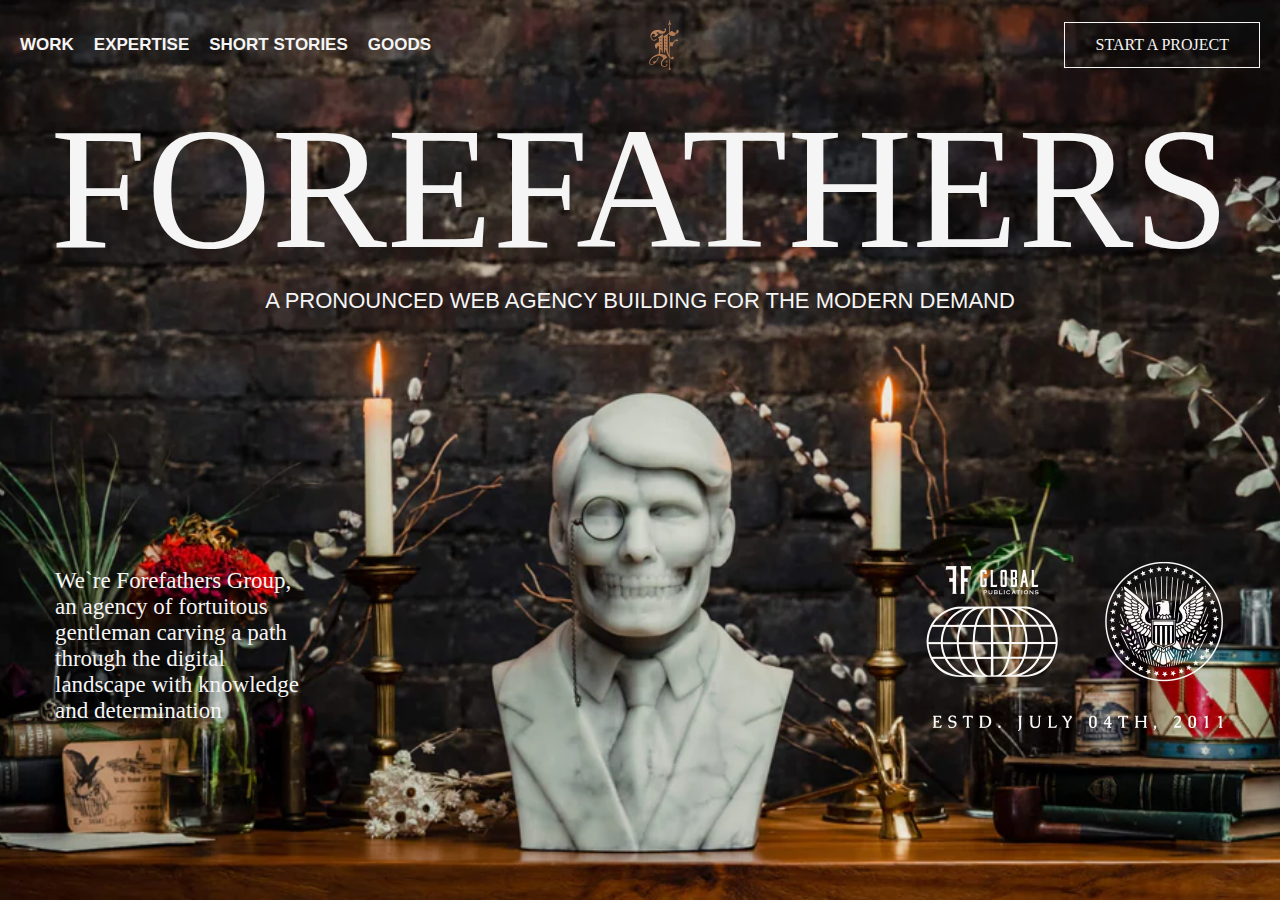
<file: lab3.html>
<html>
    <head>
        <title>Liza`s site</title>
        <link rel="stylesheet" href="./lab3.css">
    </head>

    <body>
        <header>
            <div class="header-box">
                <div class="href-list">
                    <div class="minibox">
                        <a href="" class="text-box">WORK</a>
                    </div>
                    <div class="minibox">
                        <a href="" class="text-box">EXPERTISE</a>
                    </div>
                    <div class="minibox">
                        <a href="" class="text-box">SHORT STORIES</a>
                    </div>
                    <div class="minibox">
                        <a href="" class="text-box">GOODS</a>
                    </div>
                </div>
                <div class="logo"></div>
                <div class="button">
                    <a href="" class="start-project">
                        START A PROJECT
                    </a>    
                </div>
            </div>
            <div class="maintext">FOREFATHERS</div>
            <div class="undertext">A PRONOUNCED WEB AGENCY BUILDING FOR THE MODERN DEMAND</div>
        </header>
    
        <footer>
            <div class="text">
                We`re Forefathers Group, <br>
                an agency of fortuitous <br>
                gentleman carving a path <br>
                through the digital <br>
                landscape with knowledge <br>
                and determination
            </div>
            <div class="logo2"></div>
        </footer>
    
    </body>
    


</html>
</file>
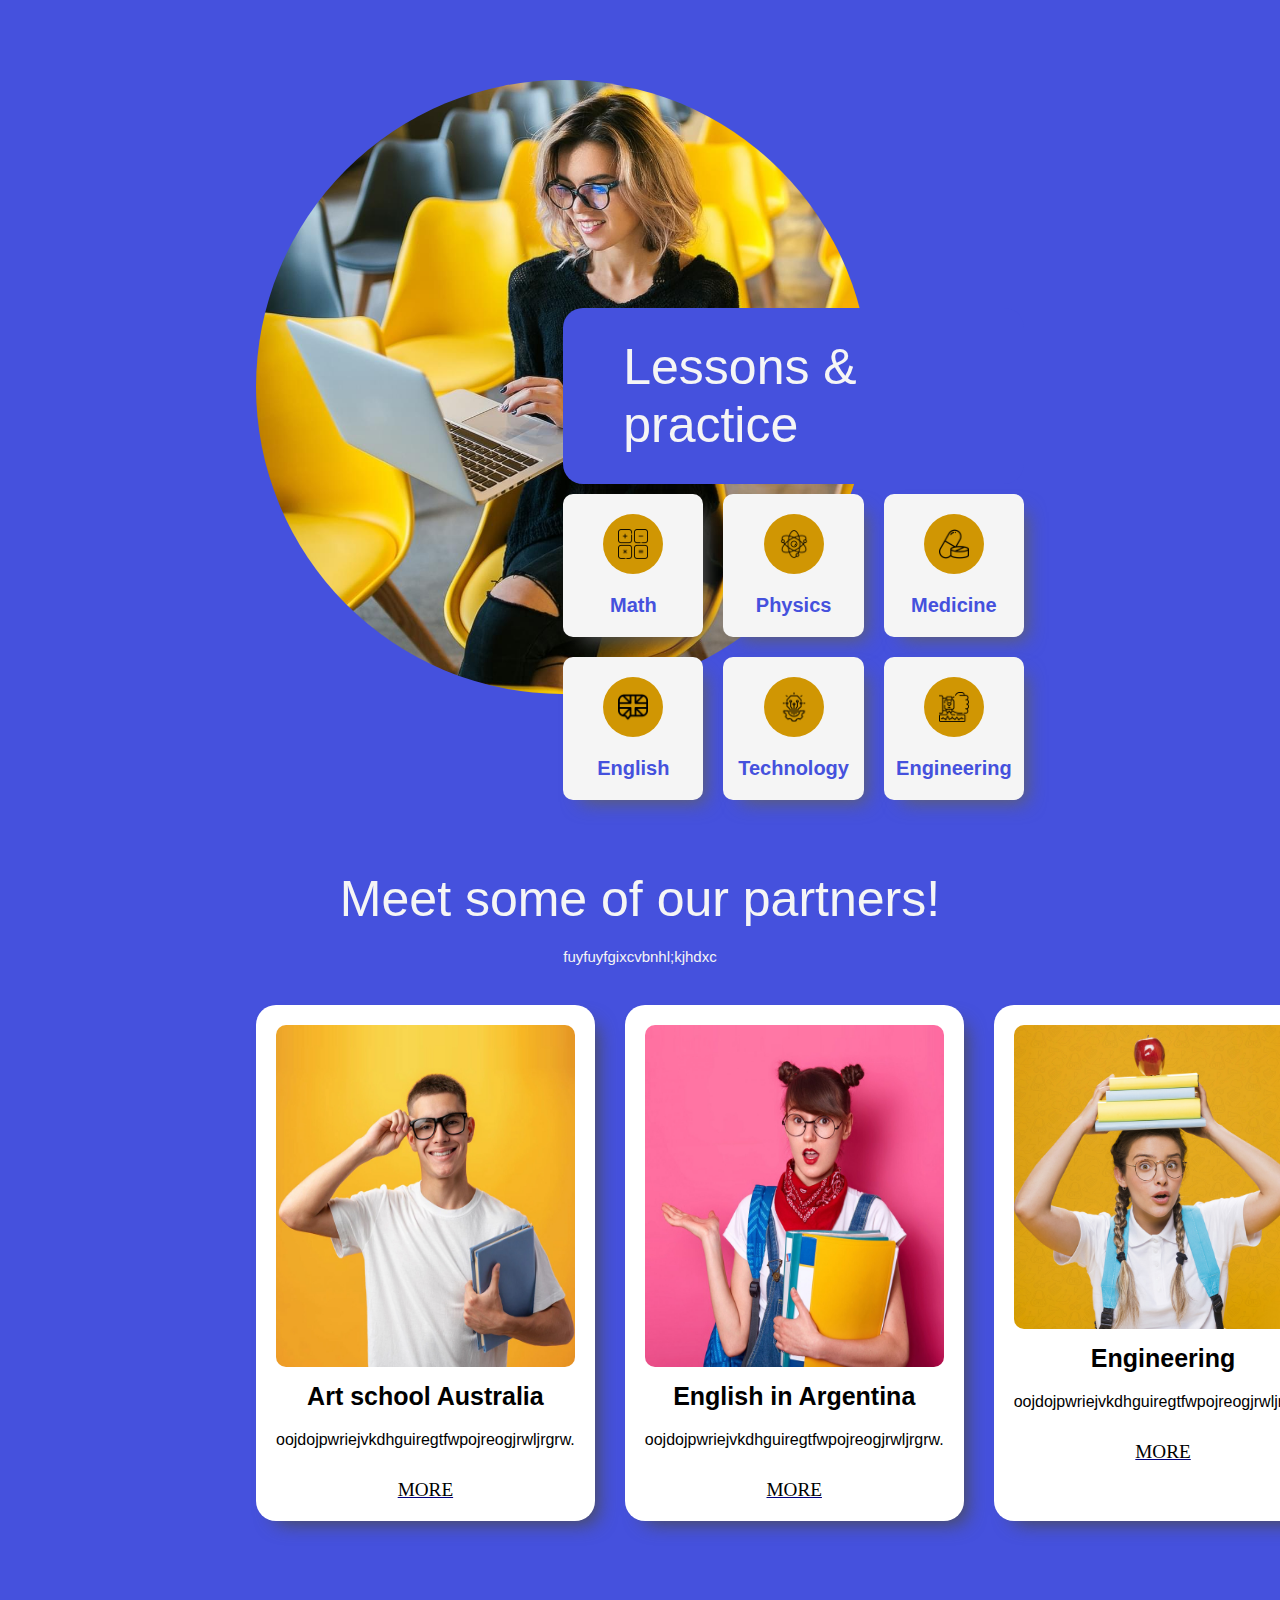
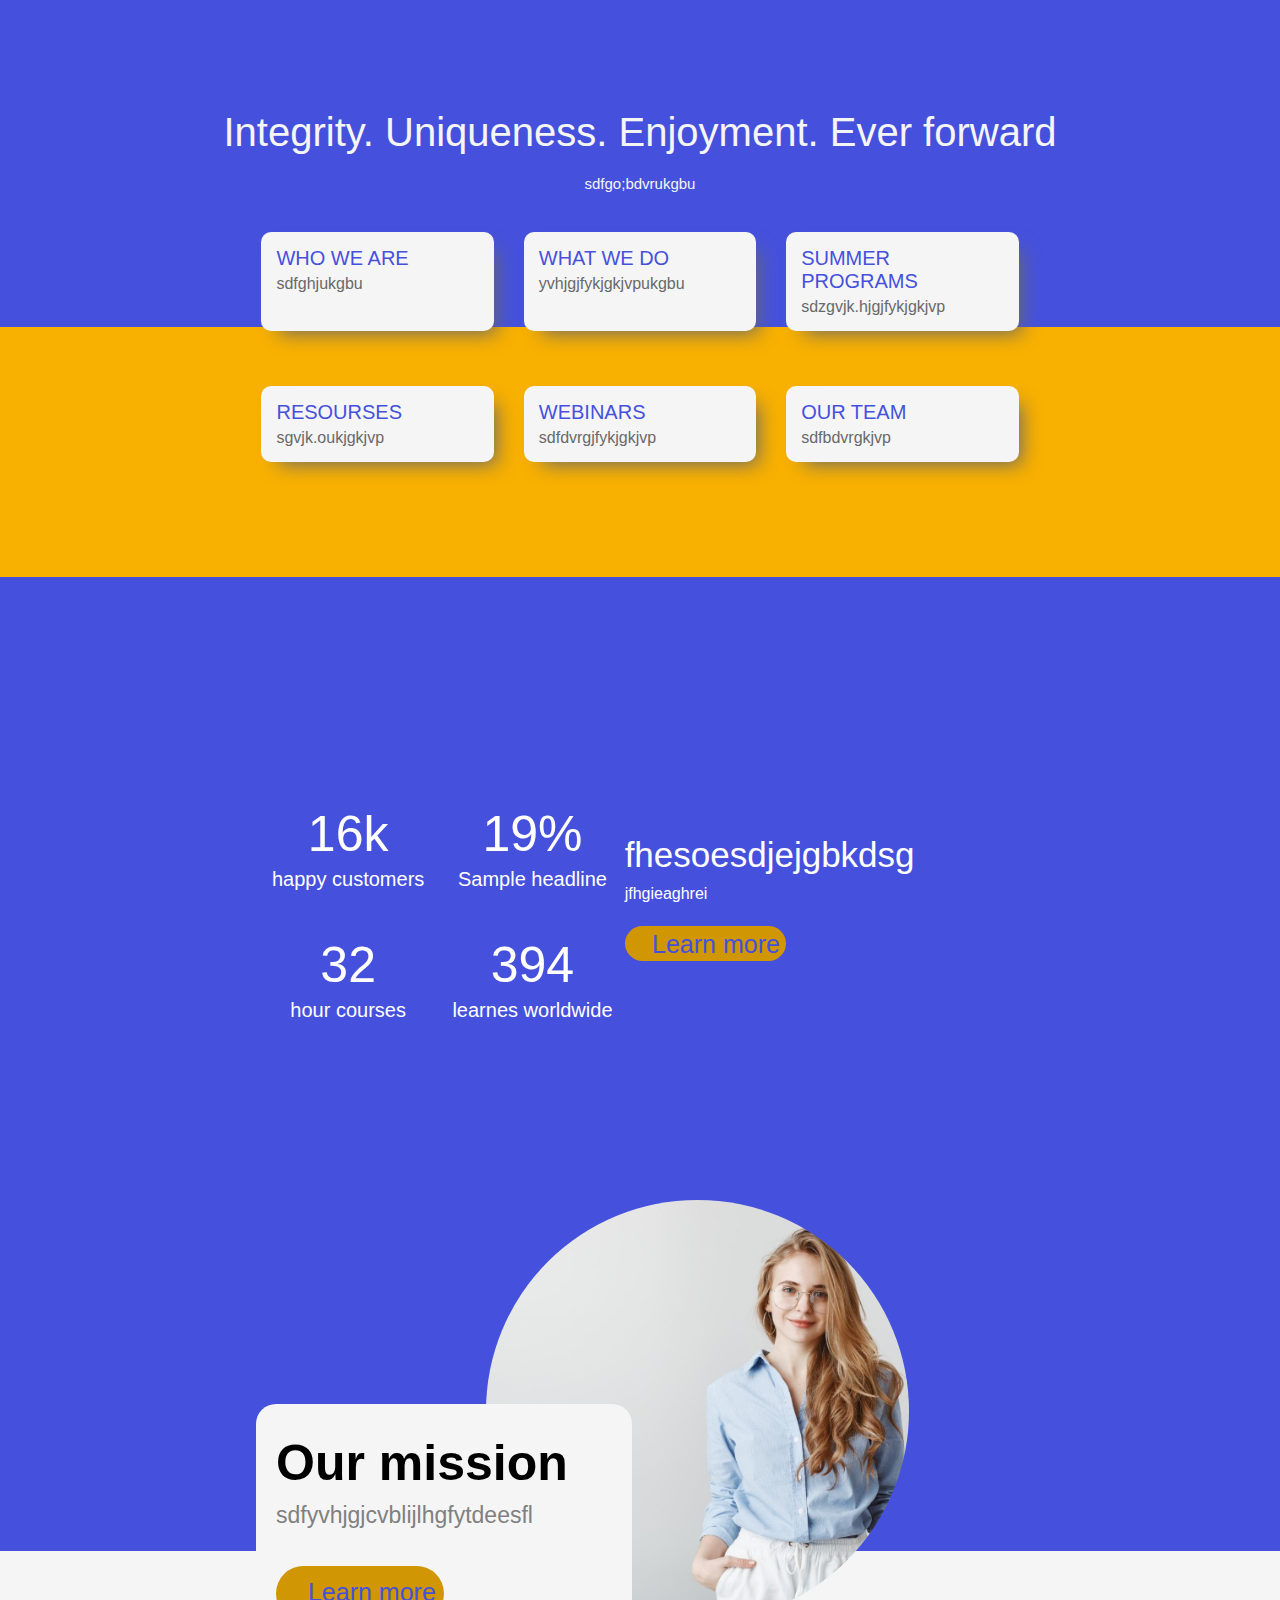
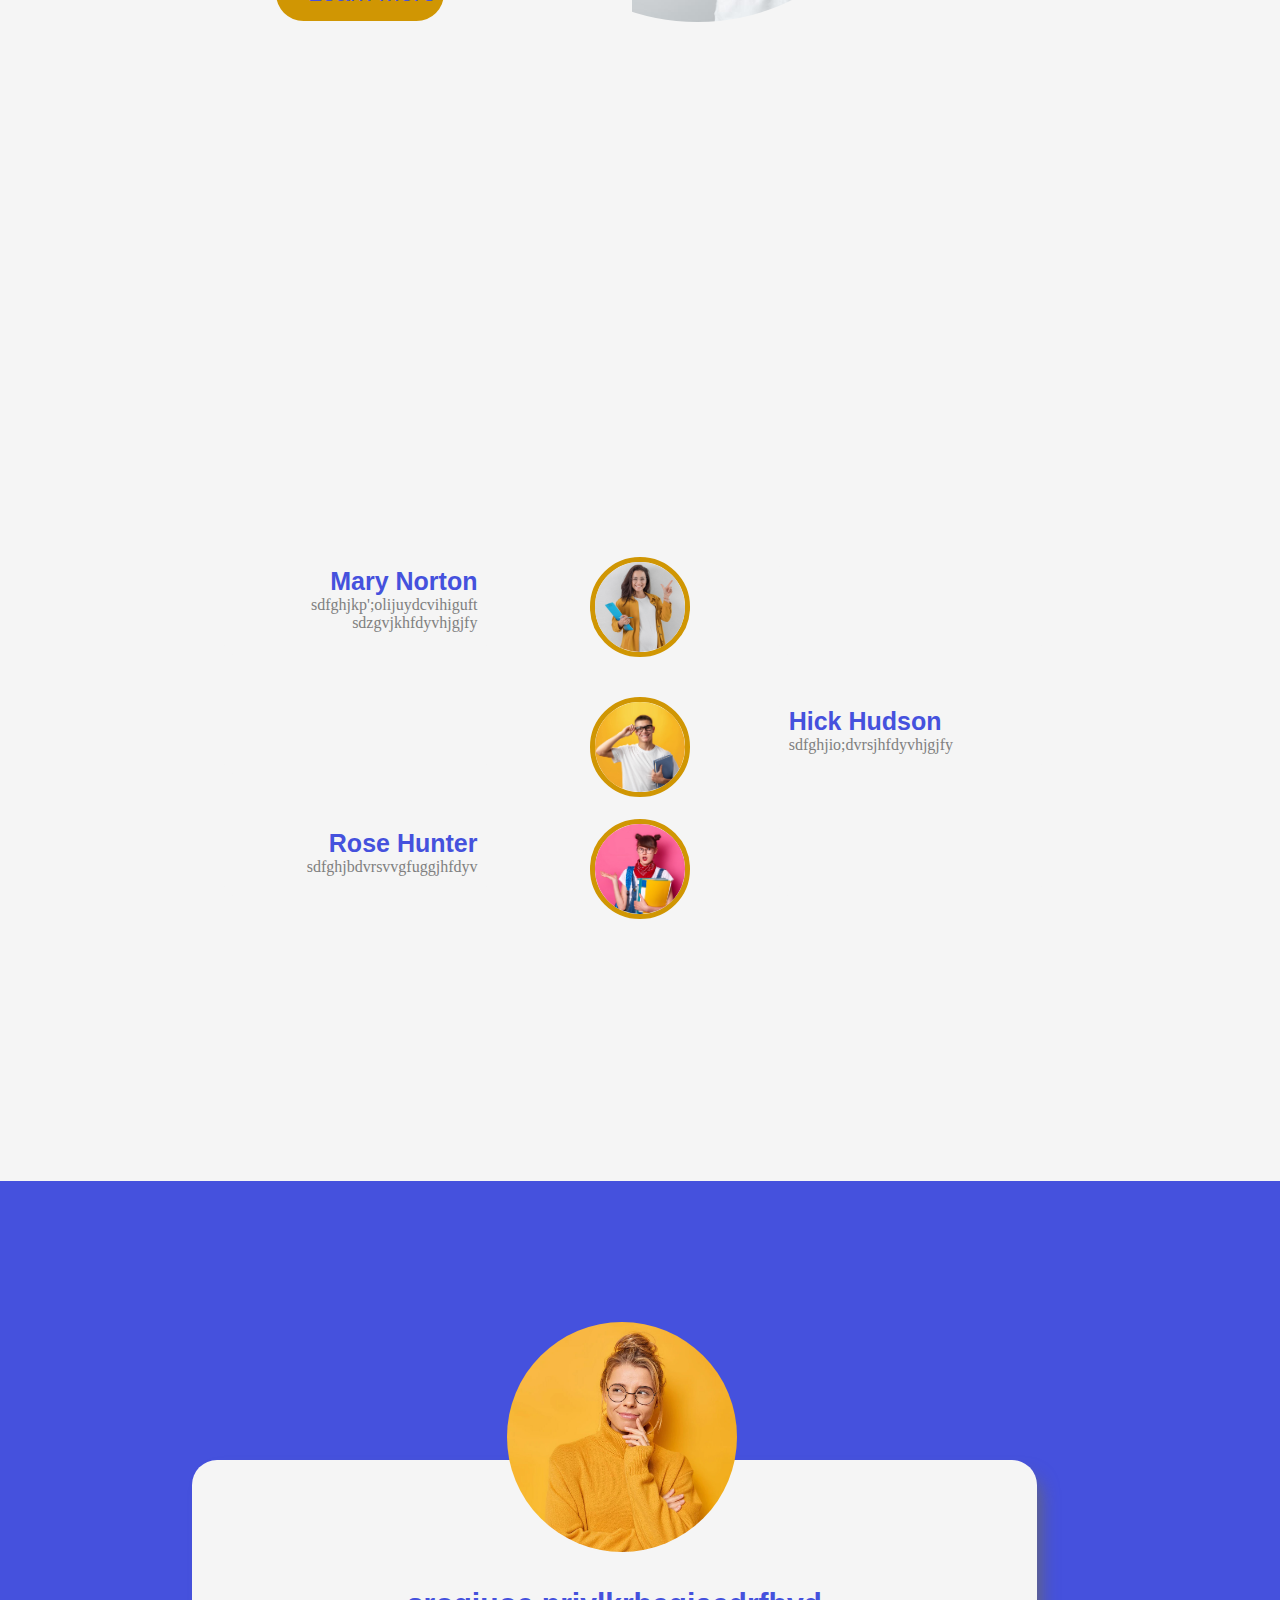
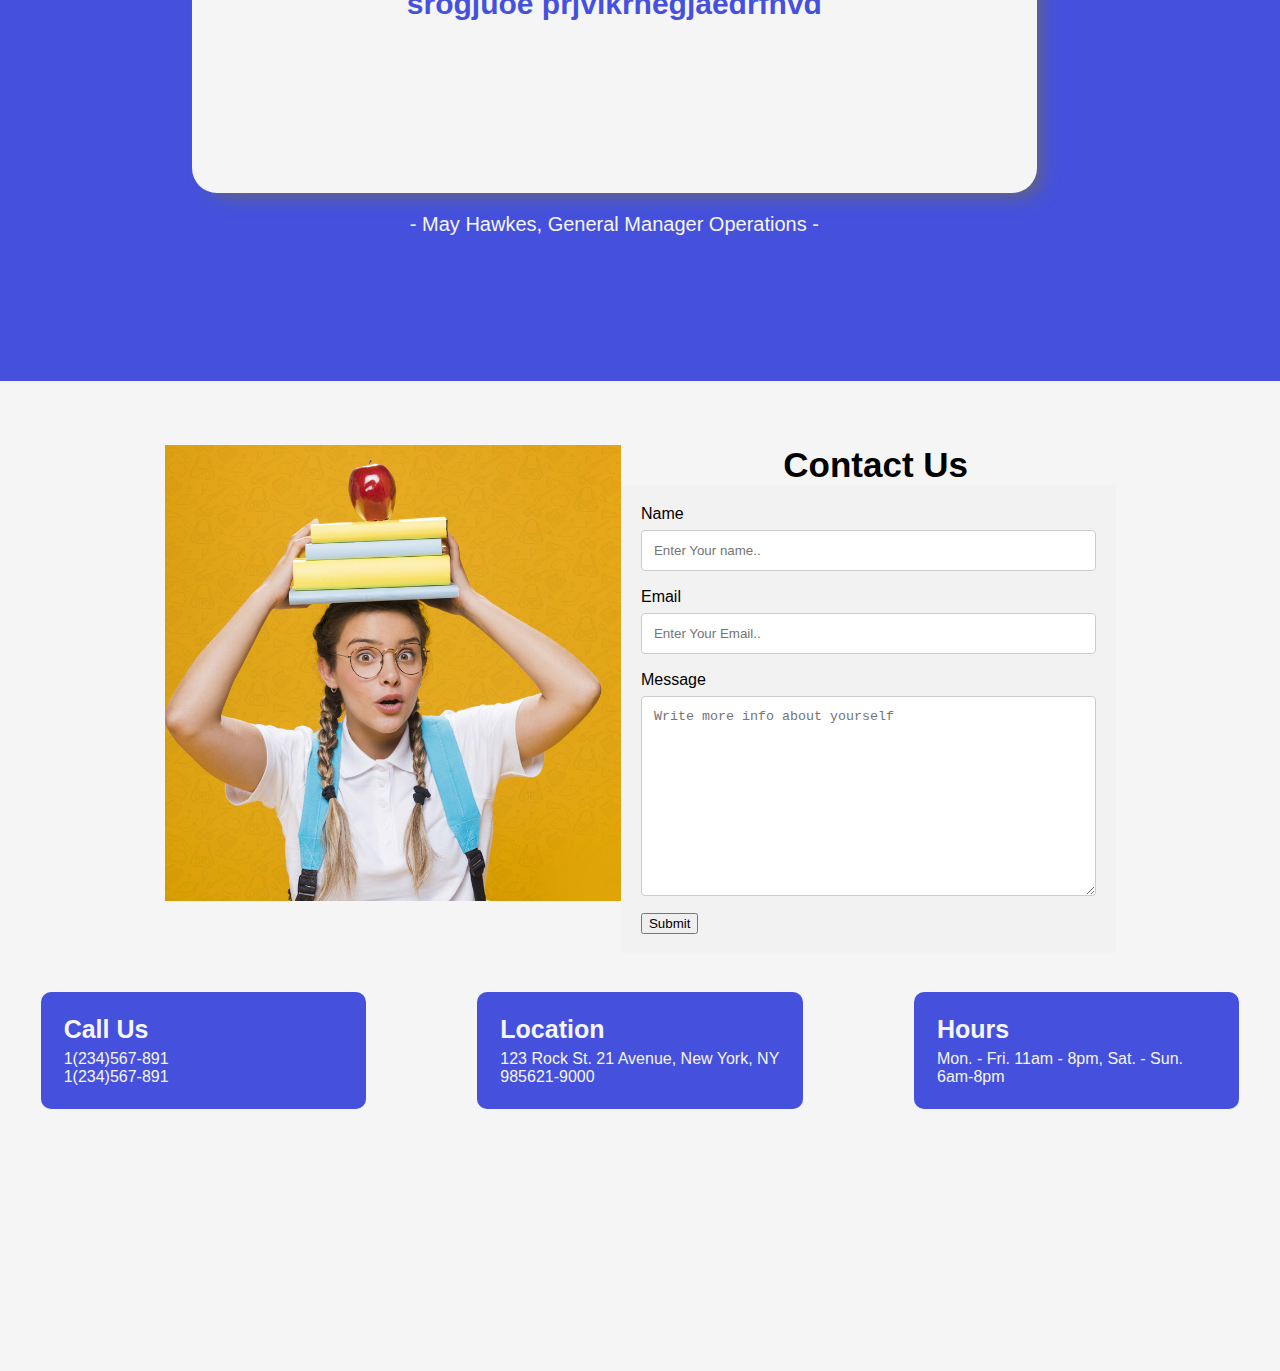
<file: lab3a.html>
<html>
    <head>
        <title> Liza`s site</title>
        <link rel="stylesheet" href="./lab3a.css">
    </head>
    
    <body>
     <div class="container flex-end">
      <div class="background-circle"> </div>
    
      <div class="section">
       <div class="lessons-practice">Lessons & practice</div>
       <div class="grid">
        <div class="grid-item">
         <div>
          <img src="./picture3a/maths.png">
         </div>
         <div class="text1">Math</div>
        </div>
        <div class="grid-item">
         <div>
          <img src="./picture3a/atom.png">
         </div>
         <div class="text1">Physics</div>
        </div>
        <div class="grid-item">
         <div>
          <img src="./picture3a/medicine.png">
         </div>
         <div class="text1">Medicine</div>
        </div>
        <div class="grid-item">
         <div>
          <img src="./picture3a/english-language.png">
         </div>
         <div class="text1">English</div>
        </div>
        <div class="grid-item">
         <div>
          <img src="./picture3a/technology.png">
         </div>
         <div class="text1">Technology</div>
        </div>
        <div class="grid-item">
         <div>
          <img src="./picture3a/smart-watch.png">
         </div>
         <div class="text1">Engineering</div>
        </div>
       </div>
      </div>
     </div>
    
     <div class="container">
      <div class="title">
       Meet some of our partners!
      </div>
    
      <div class="sub-title">fuyfuyfgixcvbnhl;kjhdxc</div>
    
      <div class="grid section-2">
        <div class="grid-item"> <img class="img" src="./picture3a/1.jpg"> <div class="headersmall"> Art school Australia </div> <div class="textsmall"> oojdojpwriejvkdhguiregtfwpojreogjrwljrgrw. </div> <div class="More"> MORE </div> </div>
        <div class="grid-item"> <img class="img" src="./picture3a/11.jpg"> <div class="headersmall"> English in Argentina </div> <div class="textsmall"> oojdojpwriejvkdhguiregtfwpojreogjrwljrgrw. </div> <div class="More"> MORE </div> </div>
        <div class="grid-item"> <img class="img1" src="./picture3a/111.jpg"> <div class="headersmall"> Engineering </div> <div class="textsmall"> oojdojpwriejvkdhguiregtfwpojreogjrwljrgrw. </div> <div class="More"> MORE </div> </div>
       </div>
      </div>
       <div class="container2">
        <div class="mini_container"> 
        <div class="text_header">Integrity. Uniqueness. Enjoyment. Ever forward</div>
        <div class="small_text_header"> sdfgo;bdvrukgbu
        </div>
          <div class="grid2"> 
          <div class="grid-item2">
            <div class="grid_header2">WHO WE ARE</div>
            <div class="grid-text2"> sdfghjukgbu
            </div>
          </div>
          <div class="grid-item2">
            <div class="grid_header2">WHAT WE DO</div>
            <div class="grid-text2"> yvhjgjfykjgkjvpukgbu
            </div>
          </div>
          <div class="grid-item2">
            <div class="grid_header2">SUMMER PROGRAMS</div>
            <div class="grid-text2"> sdzgvjk.hjgjfykjgkjvp
            </div>
          </div>
          <div class="grid-item2">
            <div class="grid_header2">RESOURSES</div>
            <div class="grid-text2"> sgvjk.oukjgkjvp
            </div>
          </div>
          <div class="grid-item2">
            <div class="grid_header2">WEBINARS</div>
            <div class="grid-text2">sdfdvrgjfykjgkjvp
            </div>
          </div>
          <div class="grid-item2">
            <div class="grid_header2">OUR TEAM</div>
            <div class="grid-text2"> sdfbdvrgkjvp
            </div>
          </div>
        </div></div>
      </div>
      <div class="container3">
        <div class="grid3">
          <div class="grid-item3">
            <div class="grid-header3">16k</div>
            <div class="grid-text3">happy customers</div>
          </div>
          <div class="grid-item3">
            <div class="grid-header3">19%</div>
            <div class="grid-text3">Sample headline</div>
          </div>
          <div class="grid-item3">
            <div class="grid-header3">32</div>
            <div class="grid-text3">hour courses</div>
          </div>
          <div class="grid-item3">
            <div class="grid-header3">394</div>
            <div class="grid-text3">learnes worldwide</div>
          </div>
        </div>
        <div class="textright">
          fhesoesdjejgbkdsg
        </div>
        <div class="textrightsmall"> 
          jfhgieaghrei
        </div>
        <div class="yellow-button3"> <div class="learnmore3"> Learn more </div> </div>
      </div>
      <div class="background1">
        <div class="container-a flex-end-a">
          <div class="background-circle1" > </div>
          <div class="section1">
        <div class="ourmission">Our mission
            <div class="textourmission"> sdfyvhjgjcvblijlhgfytdeesfl </div>
        <div class="yellow-button1"> <div class="learnmore1"> Learn more </div> </div>
            </div>
          </div>
        </div>
      </div>
      <div class="container4">
        <div class="grid4">
      <div class="grid-item1-a">
        <div class="grid-header1">
          Mary Norton
        </div>
        <div class="grid-text1"> sdfghjkp';olijuydcvihiguft
            sdzgvjkhfdyvhjgjfy </div>
      </div>
    
      <div class="grid-item2-a">
        <div class="grid-image">
          <img class="grid-image-a" src="./picture3a/000.jpg">
        </div>
      </div>
    
      <div class="grid-item3-a">
    
        <div class="grid-icon-a"> </div>
      </div>
    
      <div class="grid-item4-a">
        <div class="grid-icon-b">
          
        </div>
      </div>
    
      <div class="grid-item5-a">
        <div class="grid-image">
          <img class="grid-image-b" src="./picture3a/1.jpg">
        </div>
      </div>
    
      <div class="grid-item6-a">
        <div class="grid-header">
          Hick Hudson
        </div>
        <div class="grid-text">sdfghjio;dvrsjhfdyvhjgjfy </div>
      </div>
      <div class="grid-item7-a">
        <div class="grid-header1">
          Rose Hunter
        </div>
        <div class="grid-text1">sdfghjbdvrsvvgfuggjhfdyv </div>
      </div>
    
      <div class="grid-item8-a">
        <div class="grid-image">
          <img class="grid-image-c" src="./picture3a/11.jpg">
        </div>
      </div>
    
      <div class="grid-item9-a">
        <div class="grid-icon-c">
        </div>
        </div>
      </div>
    </div>
    
    <div class="container-b flex-end-b">
      <div class="background-circle-b" > </div>
      <div class="section-b">
          <div class="text-b"> srogjuoe
              prjvlkrhegjaedrfhvd </div>
          <div class="footer-text"> - May Hawkes, General Manager Operations -</div>
      </div>
    </div>
    <div class="container5">
      <div class="ending">
        <img class="big-image" src="./picture3a/111.jpg">
        <div class="text-image">
          <div class="end-header"> Contact Us </div>
          <div class="container-c">
              <label for="name">Name</label>
              <input type="text" id="fname" name="firstname" placeholder="Enter Your name..">
          
              <label for="name">Email</label>
              <input type="text" id="fname" name="firstname" placeholder="Enter Your Email..">
          
              <label for="subject">Message</label>
              <textarea id="subject" name="subject" placeholder="Write more info about yourself" style="height:200px"></textarea>
          
              <input type="submit" value="Submit">
            </form>
          </div>
        </div>
      </div>
    
      <div class="grid section-5">
       <div class="grid-item10"> <div class="headersmall-5"> Call Us </div> <div class="textsmall-5"> 1(234)567-891<br>1(234)567-891 </div> </div>
       <div class="grid-item10"> <div class="headersmall-5"> Location </div> <div class="textsmall-5"> 123 Rock St. 21 Avenue, New York, NY 985621-9000 </div> </div>
       <div class="grid-item10"> <div class="headersmall-5"> Hours </div> <div class="textsmall-5"> Mon. - Fri. 11am - 8pm, Sat. - Sun. 6am-8pm  </div> </div>
      </div>
     </div>
      
      
    
      
     
    
    </body>



</html>
</file>
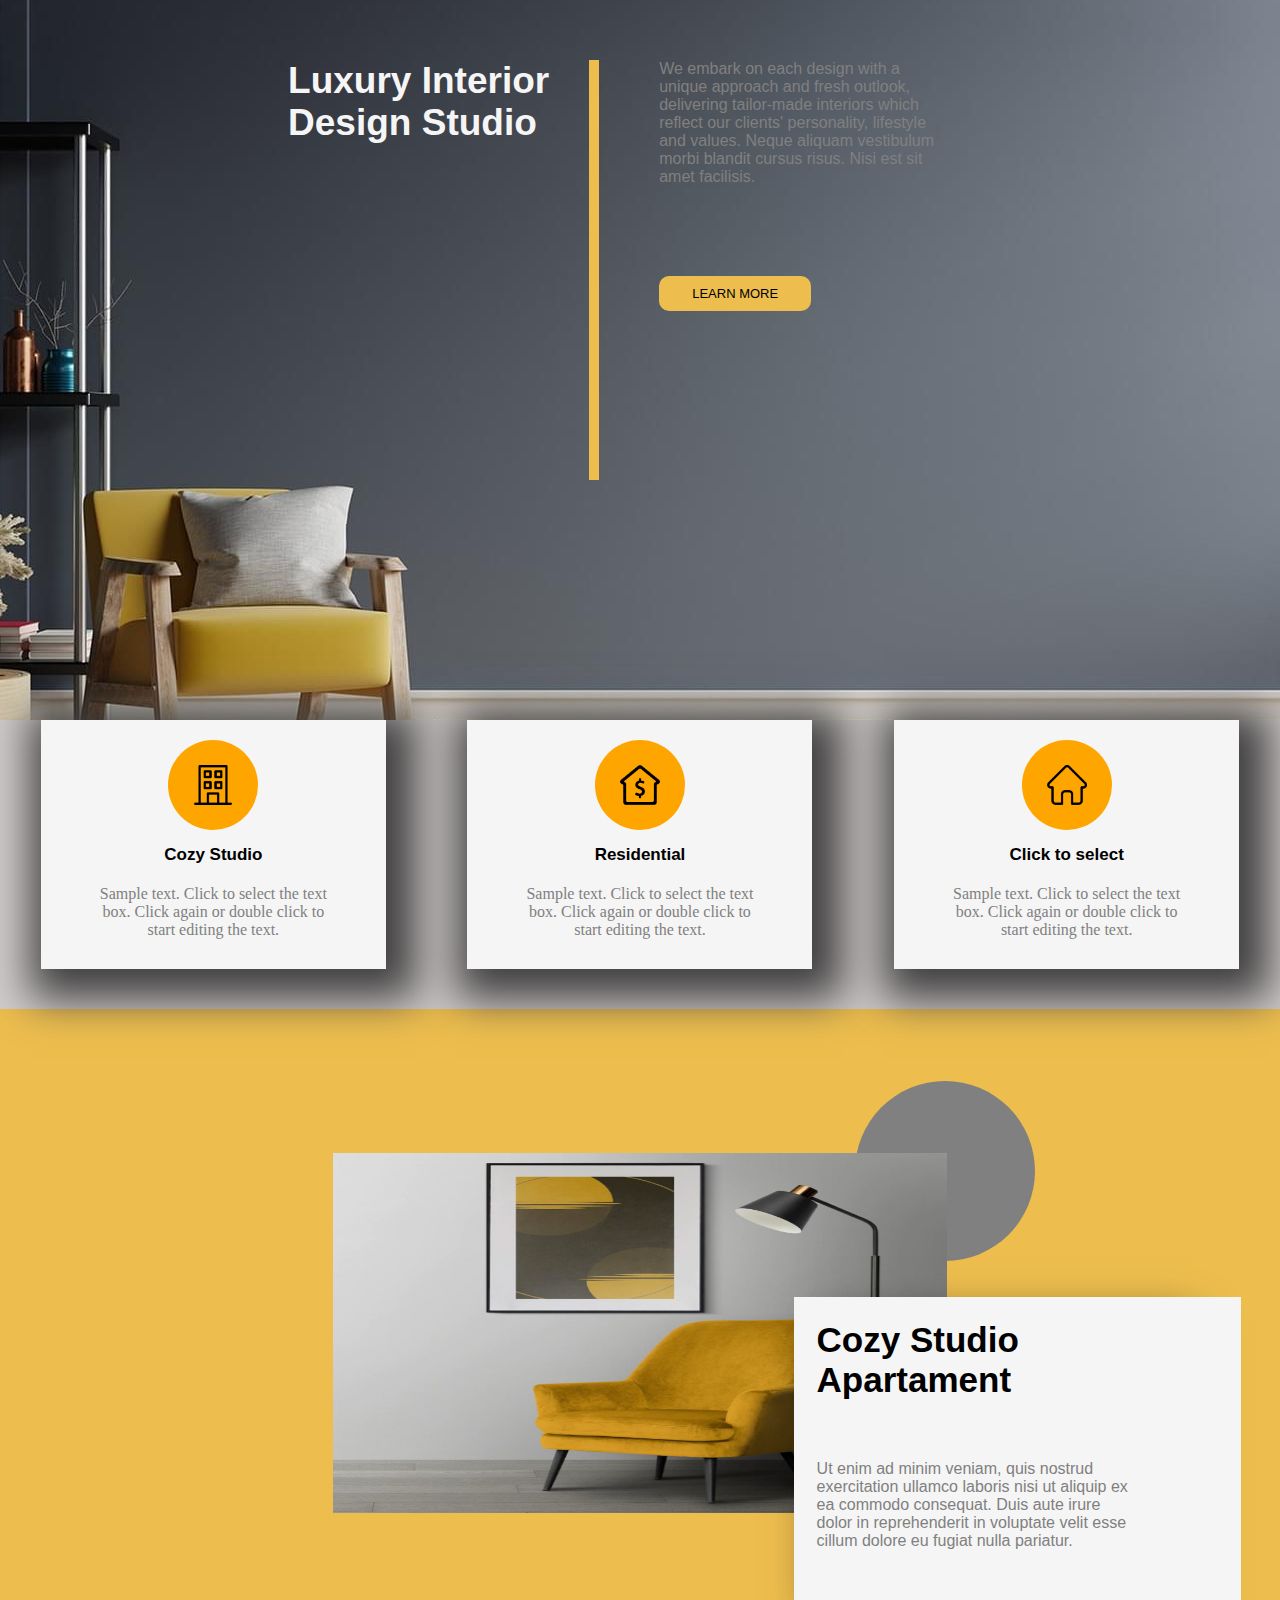
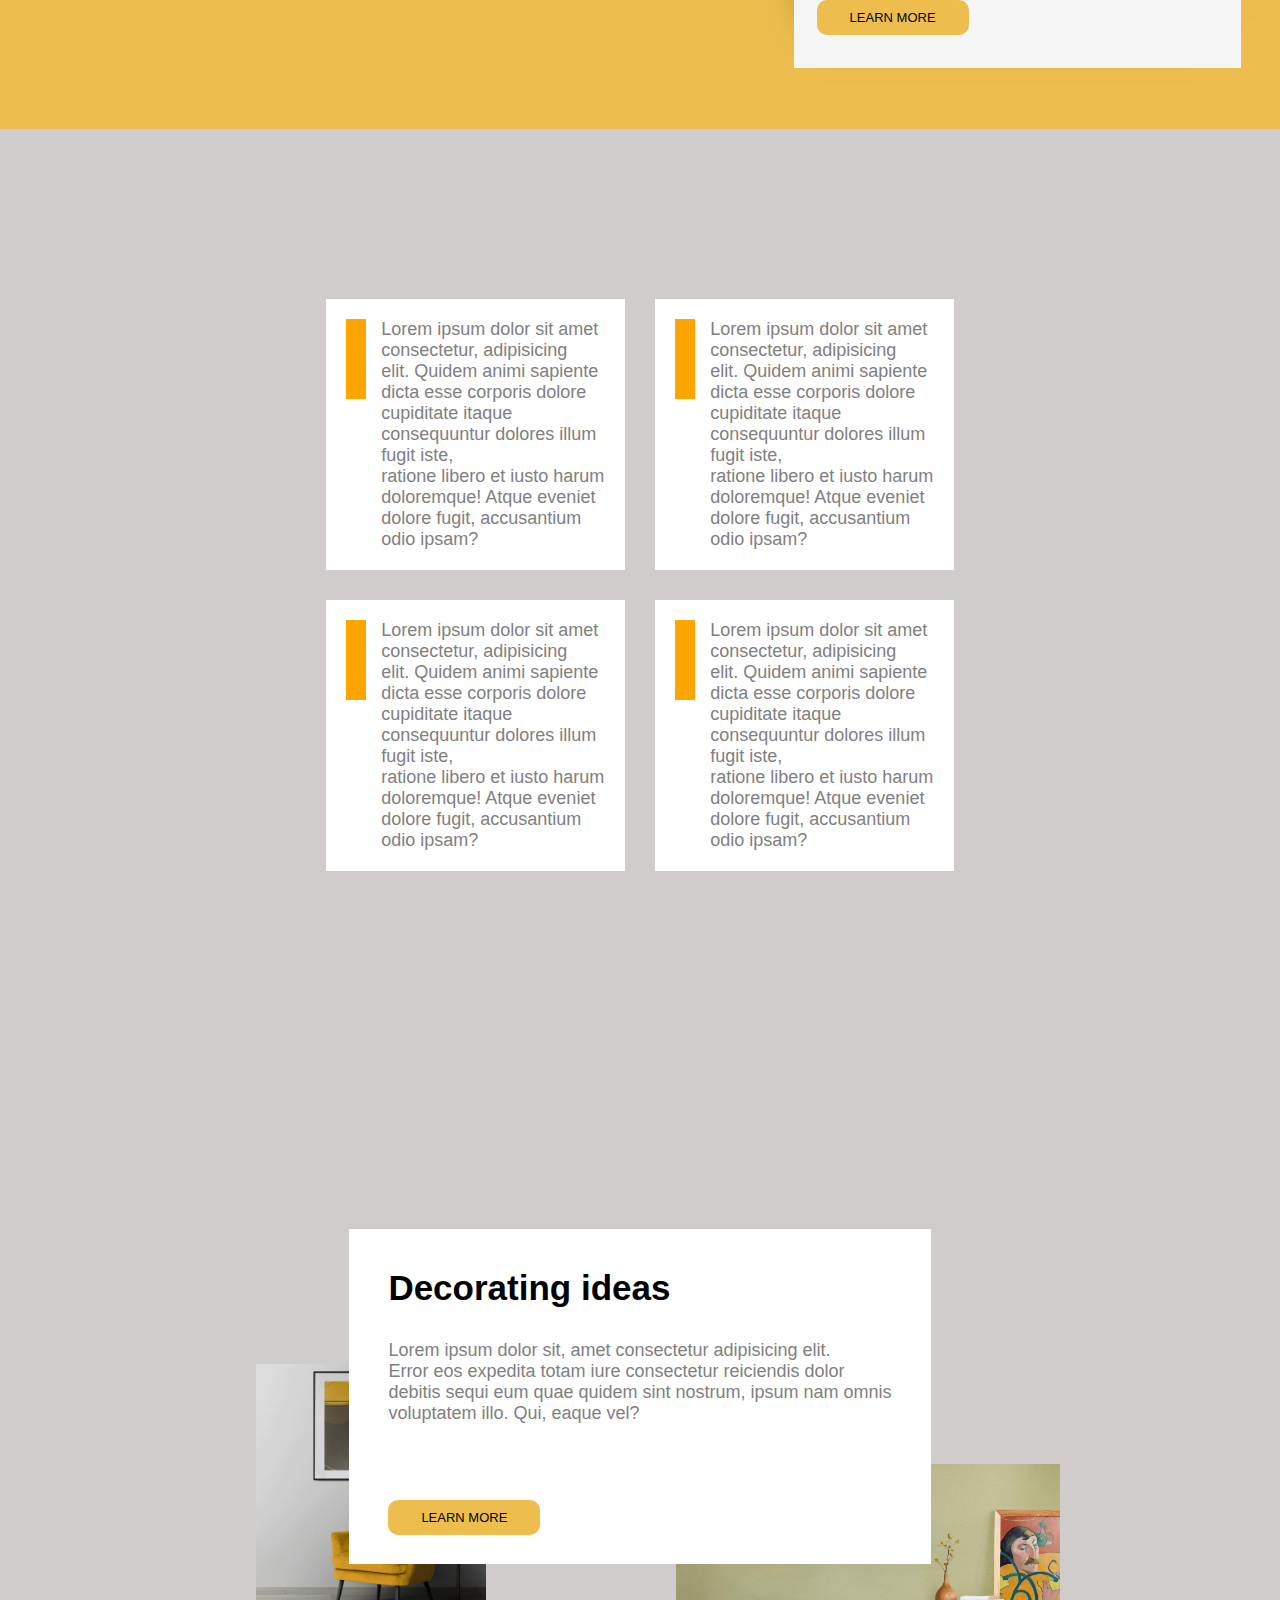
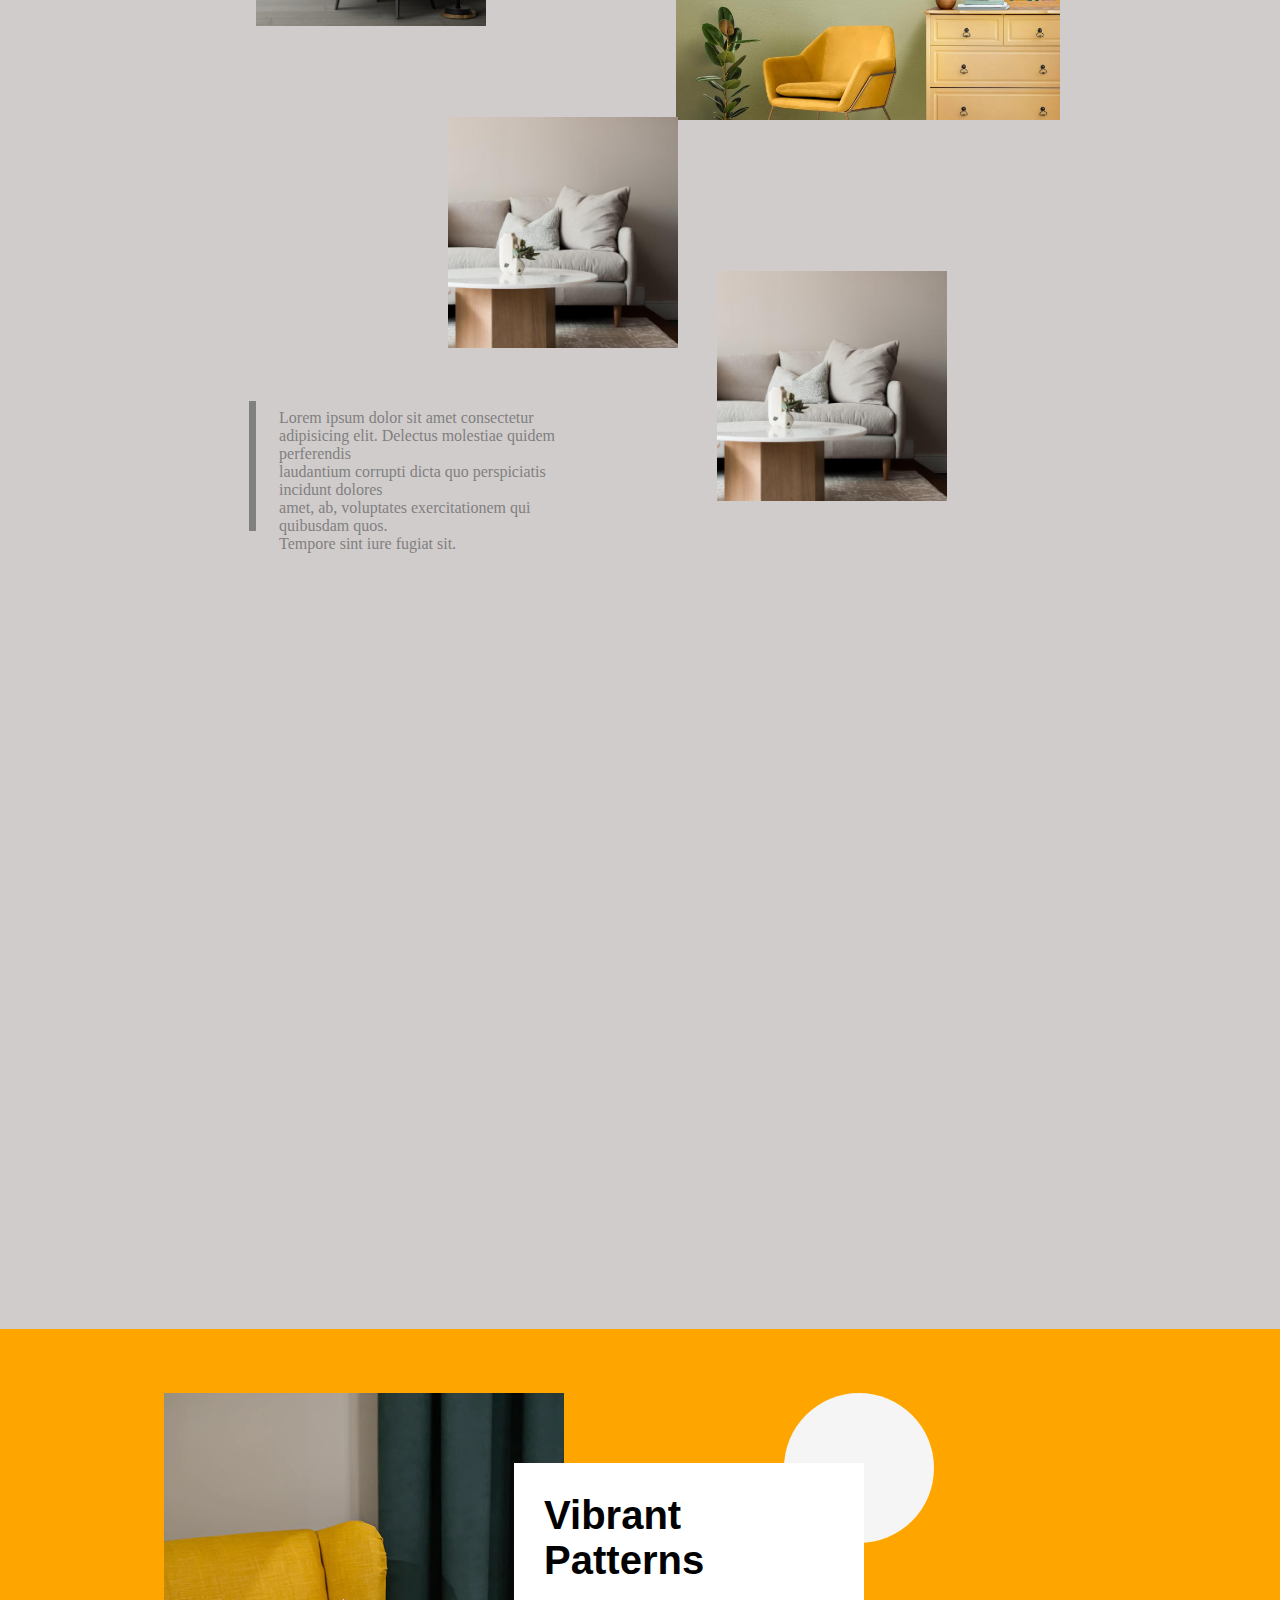
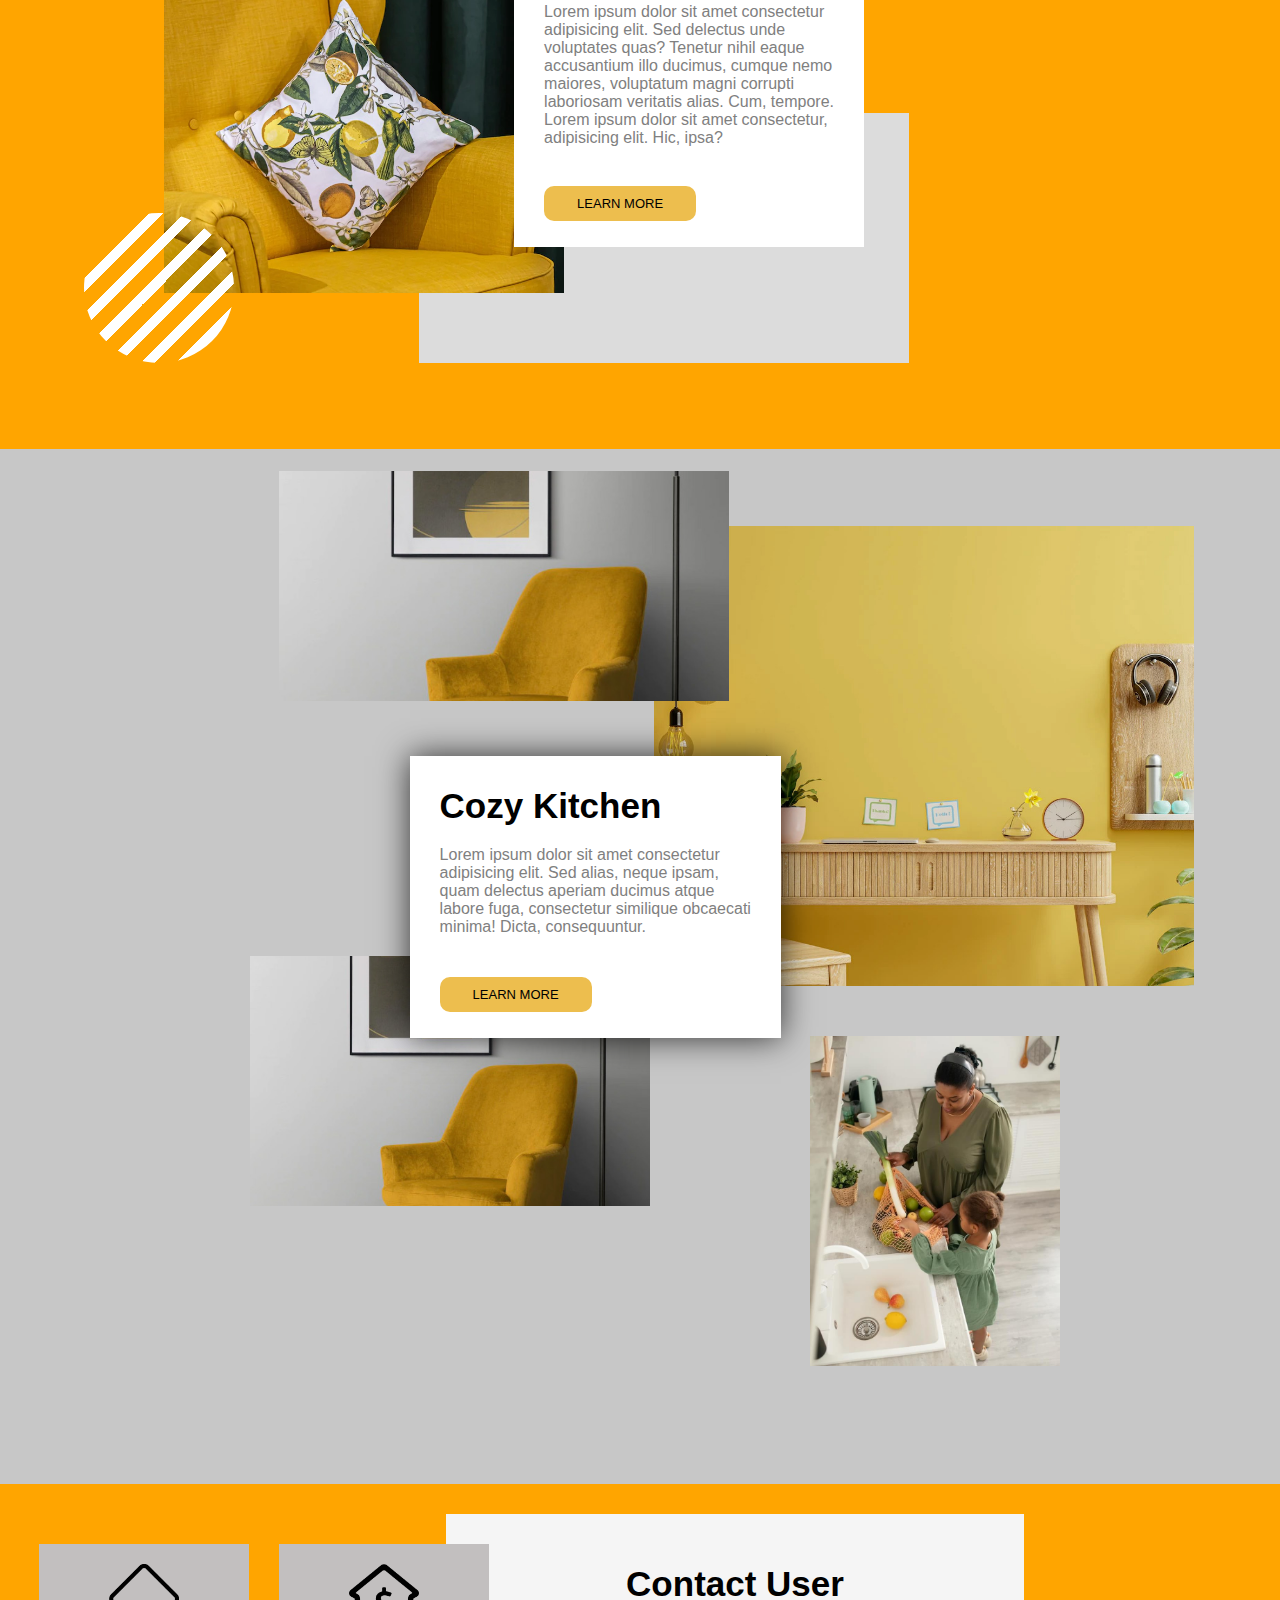
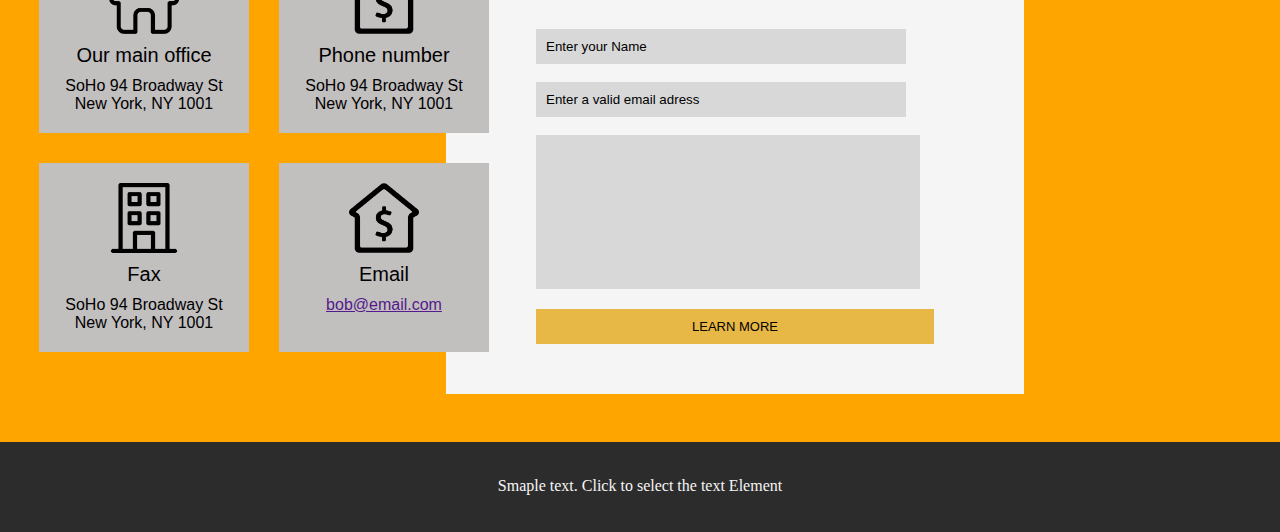
<file: lab4.html>
<html>
  <head>
    <title>Liza`s site</title>
    <link rel="stylesheet" href="./lab4.css" />
  </head>

  <body>
    <div class="main-header">
      <div class="center-block">
        <div class="text-page1">
          <div class="main-title"> Luxury Interior <br />
            Design Studio
          </div>
          <div class="sub-title">
            <div>
              We embark on each design with a <br />
              unique approach and fresh outlook, <br />
              delivering tailor-made interiors which <br />
              reflect our clients' personality, lifestyle <br />
              and values. Neque aliquam vestibulum <br />
              morbi blandit cursus risus. Nisi est sit <br />
              amet facilisis.
            </div>
            <div class="button">
              <a class="href-click" href="">LEARN MORE</a>
            </div>
          </div>
        </div>
      </div>
    </div>

    <div class="cards">
        <div class="cards-holder">
          <div class="card">
            <div class="card-image">
              <div class="img-circle">
                <img class="card-img" src="./picture_4/building.png" />
              </div>
            </div>
            <div class="title-card">Cozy Studio</div>
            <div class="cards-text">
              Sample text. Click to select the text <br />
              box. Click again or double click to <br />
              start editing the text.
            </div>
          </div>

          <div class="card">
            <div class="card-image">
              <div class="img-circle">
                <img class="card-img" src="./picture_4/house-value.png" />
              </div>
            </div>

            <div class="title-card">Residential</div>
            <div class="cards-text">
              Sample text. Click to select the text <br />
              box. Click again or double click to <br />
              start editing the text.
            </div>
          </div>

          <div class="card">
            <div class="card-image">
              <div class="img-circle">
                <img class="card-img" src="./picture_4/home.png" />
              </div>
            </div>

            <div class="title-card">Click to select</div>
            <div class="cards-text">
              Sample text. Click to select the text <br />
              box. Click again or double click to <br />
              start editing the text.
            </div>
          </div>
        </div>
      </div>
    </div>


    <div class="section">
      <div class="center-block">
          <div class="img-holder">
              <img class="img1" src="./picture_4/fgfg_1.jpg" />
              <div class="circle1"  style="z-index: 3; margin: 0; left: 85%; 
              top: -20%; "></div> 
              <div class="circle2" style="z-index: 3;  margin: 0;  top: 75%;
              left: -10%;"></div>
            </div>

            <div class="block-card">
             <div class="title">Cozy Studio <br> Apartament</div>
              <div class="sub-title">
                Ut enim ad minim veniam, quis nostrud <br> 
                exercitation ullamco laboris nisi ut aliquip ex <br> 
                ea commodo consequat. Duis aute irure <br> 
                dolor in reprehenderit in voluptate velit esse <br> 
                cillum dolore eu fugiat nulla pariatur.
              </div>

            <div class="butt1">
              <a class="href-click" href="">LEARN MORE</a>
            </div>
          </div>
      </div>
    </div>

    <div class="section1">
      <div class="center-block">

        <div class="grid">
          <div class="grid-item">
            <div class="squer"></div>
            <div class="text">
              Lorem ipsum dolor sit amet consectetur, adipisicing <br> 
              elit. Quidem animi sapiente dicta esse corporis dolore <br> 
              cupiditate itaque consequuntur dolores illum fugit iste, <br> 
              ratione libero et iusto harum doloremque! Atque eveniet <br> 
              dolore fugit, accusantium odio ipsam?
            </div>
          </div>
          <div class="grid-item">
            <div class="squer"></div>
            <div class="text">
              Lorem ipsum dolor sit amet consectetur, adipisicing <br> 
              elit. Quidem animi sapiente dicta esse corporis dolore <br> 
              cupiditate itaque consequuntur dolores illum fugit iste, <br> 
              ratione libero et iusto harum doloremque! Atque eveniet <br> 
              dolore fugit, accusantium odio ipsam?
            </div>
          </div>
          <div class="grid-item">
            <div class="squer"></div>
            <div class="text">
              Lorem ipsum dolor sit amet consectetur, adipisicing <br> 
              elit. Quidem animi sapiente dicta esse corporis dolore <br> 
              cupiditate itaque consequuntur dolores illum fugit iste, <br> 
              ratione libero et iusto harum doloremque! Atque eveniet <br> 
              dolore fugit, accusantium odio ipsam?
            </div>
          </div>
          <div class="grid-item">
            <div class="squer"></div>
            <div class="text">
              Lorem ipsum dolor sit amet consectetur, adipisicing <br> 
              elit. Quidem animi sapiente dicta esse corporis dolore <br> 
              cupiditate itaque consequuntur dolores illum fugit iste, <br> 
              ratione libero et iusto harum doloremque! Atque eveniet <br> 
              dolore fugit, accusantium odio ipsam?
            </div>
          </div>
        </div>
      </div>
    </div>

    <div class="gallery">
      <div class="center-block">
        <div class="gallery-card">
          <div class="gallery-title">Decorating ideas</div>
          <div class="gallery-sub">
            Lorem ipsum dolor sit, amet consectetur adipisicing elit. <br> 
            Error eos expedita totam iure consectetur reiciendis dolor <br> 
            debitis sequi eum quae quidem sint nostrum, ipsum nam omnis <br> 
            voluptatem illo. Qui, eaque vel?
          </div>
          <div class="bth2">
            <a class="href-click" href="">LEARN MORE</a>
          </div>
        </div>

        
        <div class="gallery-holder">
          <img src="./picture_4/fgfg_1.jpg" class="gal-img">
          <img src="./picture_4/fggg-min_8.jpg" class="gal-img1">
          <img src="./picture_4/jjgfjg_3.jpg" class="gal-img2">
          <img src="./picture_4/jjgfjg_3.jpg" class="gal-img3">

          <div class="text1">
            Lorem ipsum dolor sit amet consectetur <br> 
            adipisicing elit. Delectus molestiae quidem perferendis <br> 
            laudantium corrupti dicta quo perspiciatis incidunt dolores <br> 
            amet, ab, voluptates exercitationem qui quibusdam quos. <br> 
            Tempore sint iure fugiat sit.
          </div>
        </div>
      </div>
    </div>

    <div class="section2">
      <div class="center-block">
        <div class="holder">
          <div class="vip-holder">
            <div class="brant-text">
              <div class="vip-title">Vibrant <br> Patterns</div>
              <div class="vip-sheet">
                Lorem ipsum dolor sit amet consectetur <br> 
                adipisicing elit. Sed delectus unde <br> 
                voluptates quas? Tenetur nihil eaque <br>
                accusantium illo ducimus, cumque nemo <br>
                maiores, voluptatum magni corrupti <br>
                laboriosam veritatis alias. Cum, tempore. <br> 
                Lorem ipsum dolor sit amet consectetur, <br> 
                adipisicing elit. Hic, ipsa?
              </div>
              <div class="bth3">
                <a class="href-click" href="">LEARN MORE</a>
              </div>
            </div>
            <div class="block"></div>
            <div class="circle3"></div>
            <div class="img2"></div>
            <div class="circle4" style="z-index: 3;  margin: 0;  margin-right: 630px; margin-top: 350px;"></div>
          </div>
        </div>
      </div>
    </div>
    <div class="section3">
      <div class="center-block">
        <div class="cozy-kitchen">
          <div class="cozy-holder">
            <div class="cozy-title">Cozy Kitchen</div>
            <div class="cozy-desc">
              Lorem ipsum dolor sit amet consectetur <br>
              adipisicing elit. Sed alias, neque ipsam,<br> 
              quam delectus aperiam ducimus atque <br>
              labore fuga, consectetur similique obcaecati <br> 
              minima! Dicta, consequuntur.
            </div>
            <div class="bth3">
              <a class="href-click" href="">LEARN MORE</a>
            </div>
          </div>

          <div class="block1"></div>
          <div class="block2"></div>
          <div class="block3"></div>
          <div class="block4"></div>
        </div>
      </div>
    </div>

    <div class="section4">
      <div class="center-block">
        <div class="contact-holder">
          <div class="grid1">
            <div class="gitem1">
              <img src="./picture_4/home.png" class="img4">
              <div class="title1">Our main office</div>
              <div class="sheet">
                SoHo 94 Broadway St <br>
                New York, NY 1001
              </div>

            </div>
            <div class="gitem1">
              <img src="./picture_4/house-value.png" class="img4">
              <div class="title1">Phone number</div>
              <div class="sheet">
                SoHo 94 Broadway St <br>
                New York, NY 1001
              </div>

            </div>
            <div class="gitem1">
              <img src="./picture_4/building.png" class="img4">

              <div class="title1">Fax</div>
              <div class="sheet">
                SoHo 94 Broadway St <br>
                New York, NY 1001
              </div>
            </div>
            <div class="gitem1">
              <img src="./picture_4/house-value.png" class="img4">

              <div class="title1">Email</div>
              <div class="sheet">
               <a href="">bob@email.com</a>
              </div>
            </div>
          </div>

          <div class="holder1">

            <div class="contact-title">Contact User</div>
            <input type="text" value="Enter your Name" class="name"> <br> <br>
            <input type="text" value="Enter a valid email adress" class="email"> <br> <br>
            <textarea class="textarea" id="" cols="30" rows="10"></textarea> <br>

            <div class="bth4">
              <button class="button4" href="">LEARN MORE</button>
            </div>
          </div>
        </div>  
      </div>
    </div>
    <div class="section-five">

      <div class="center-block">
        <div class="last-string">Smaple text. Click to select the text Element</div>
      </div>
    </div>
  </body>
</html>
</file>
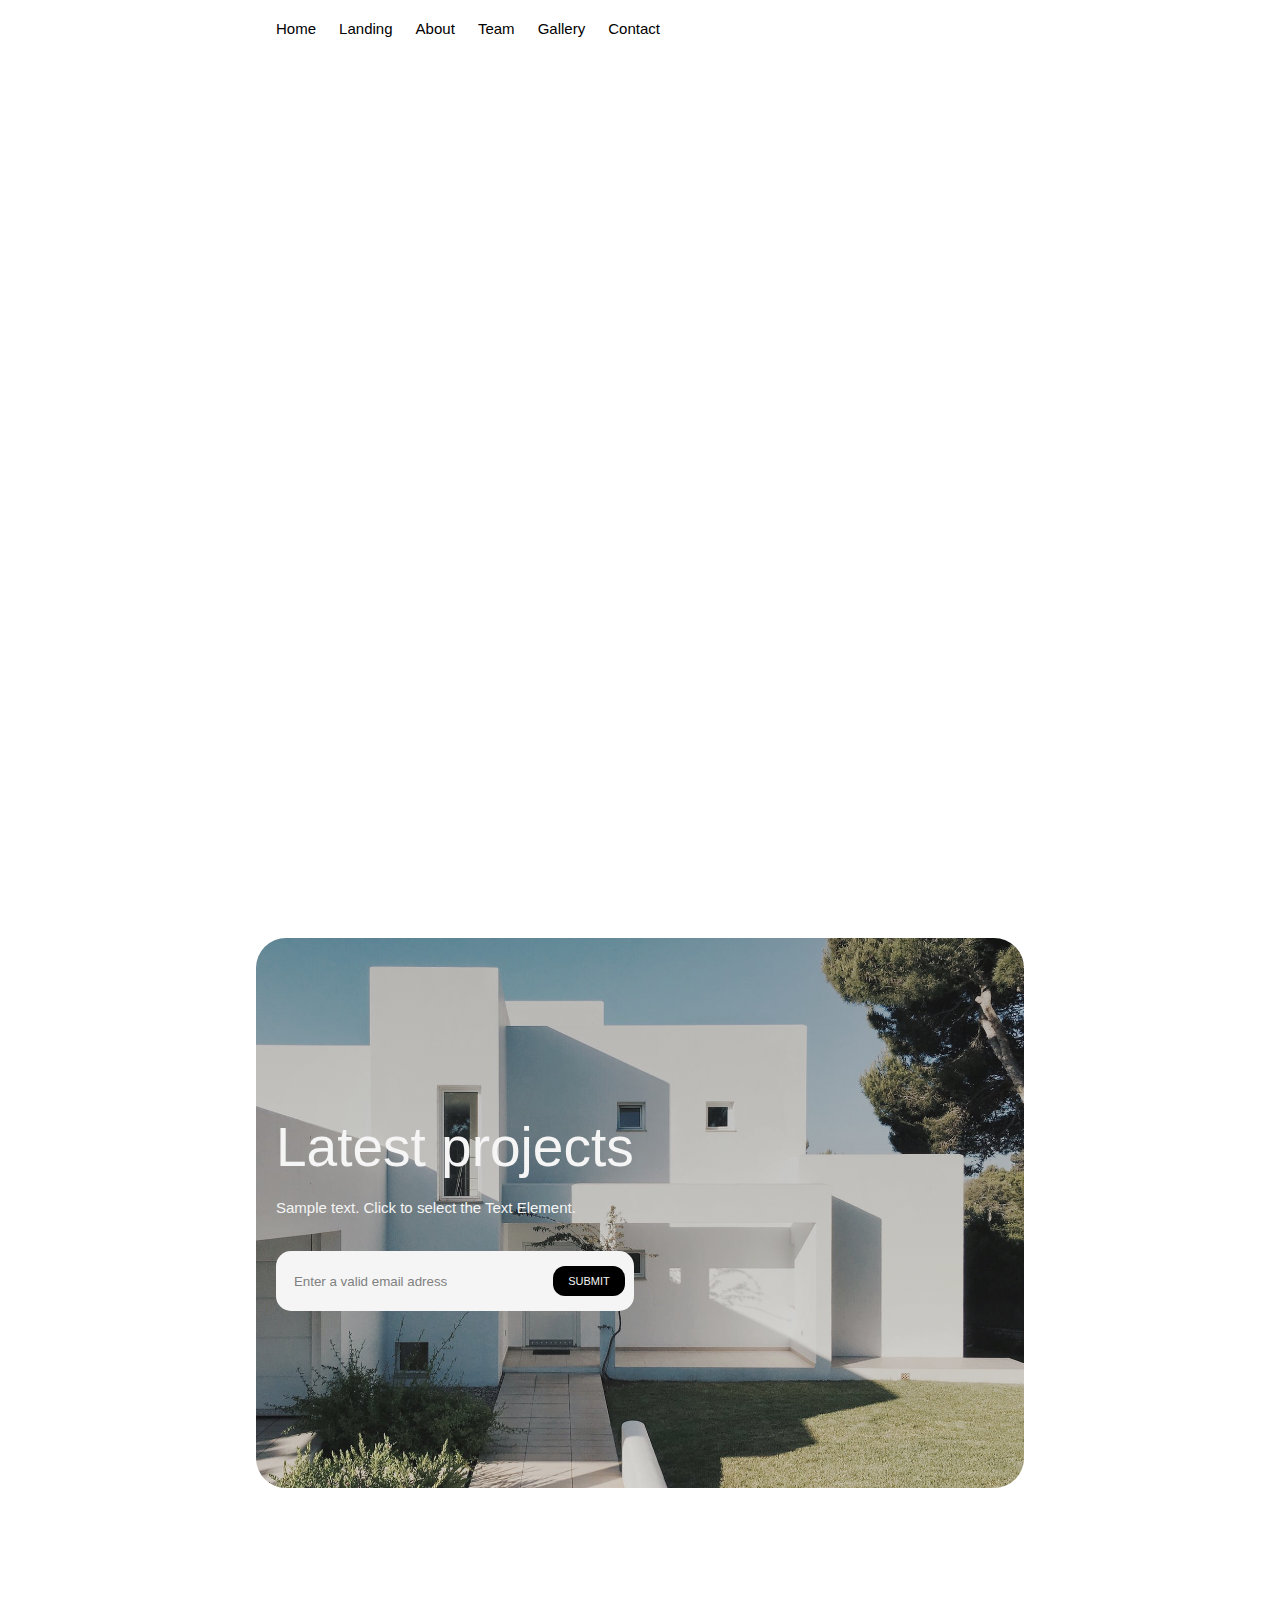
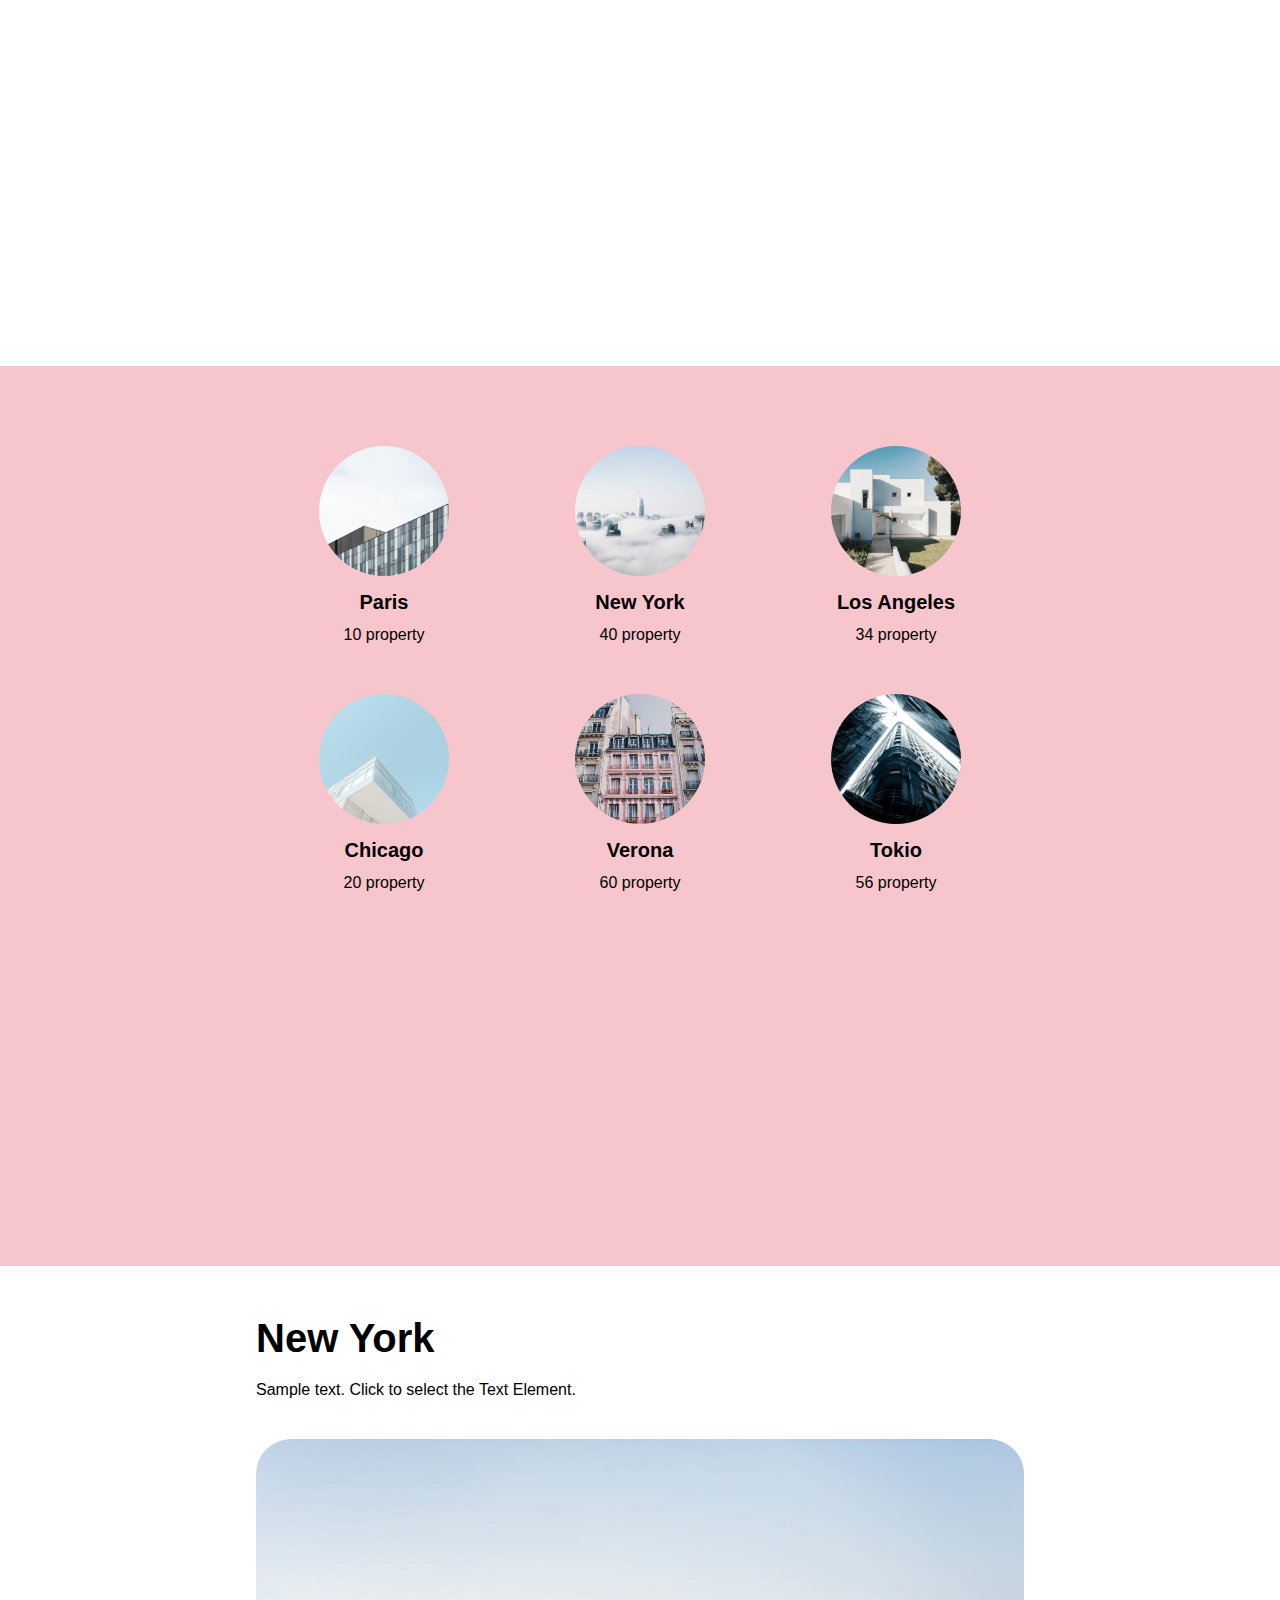
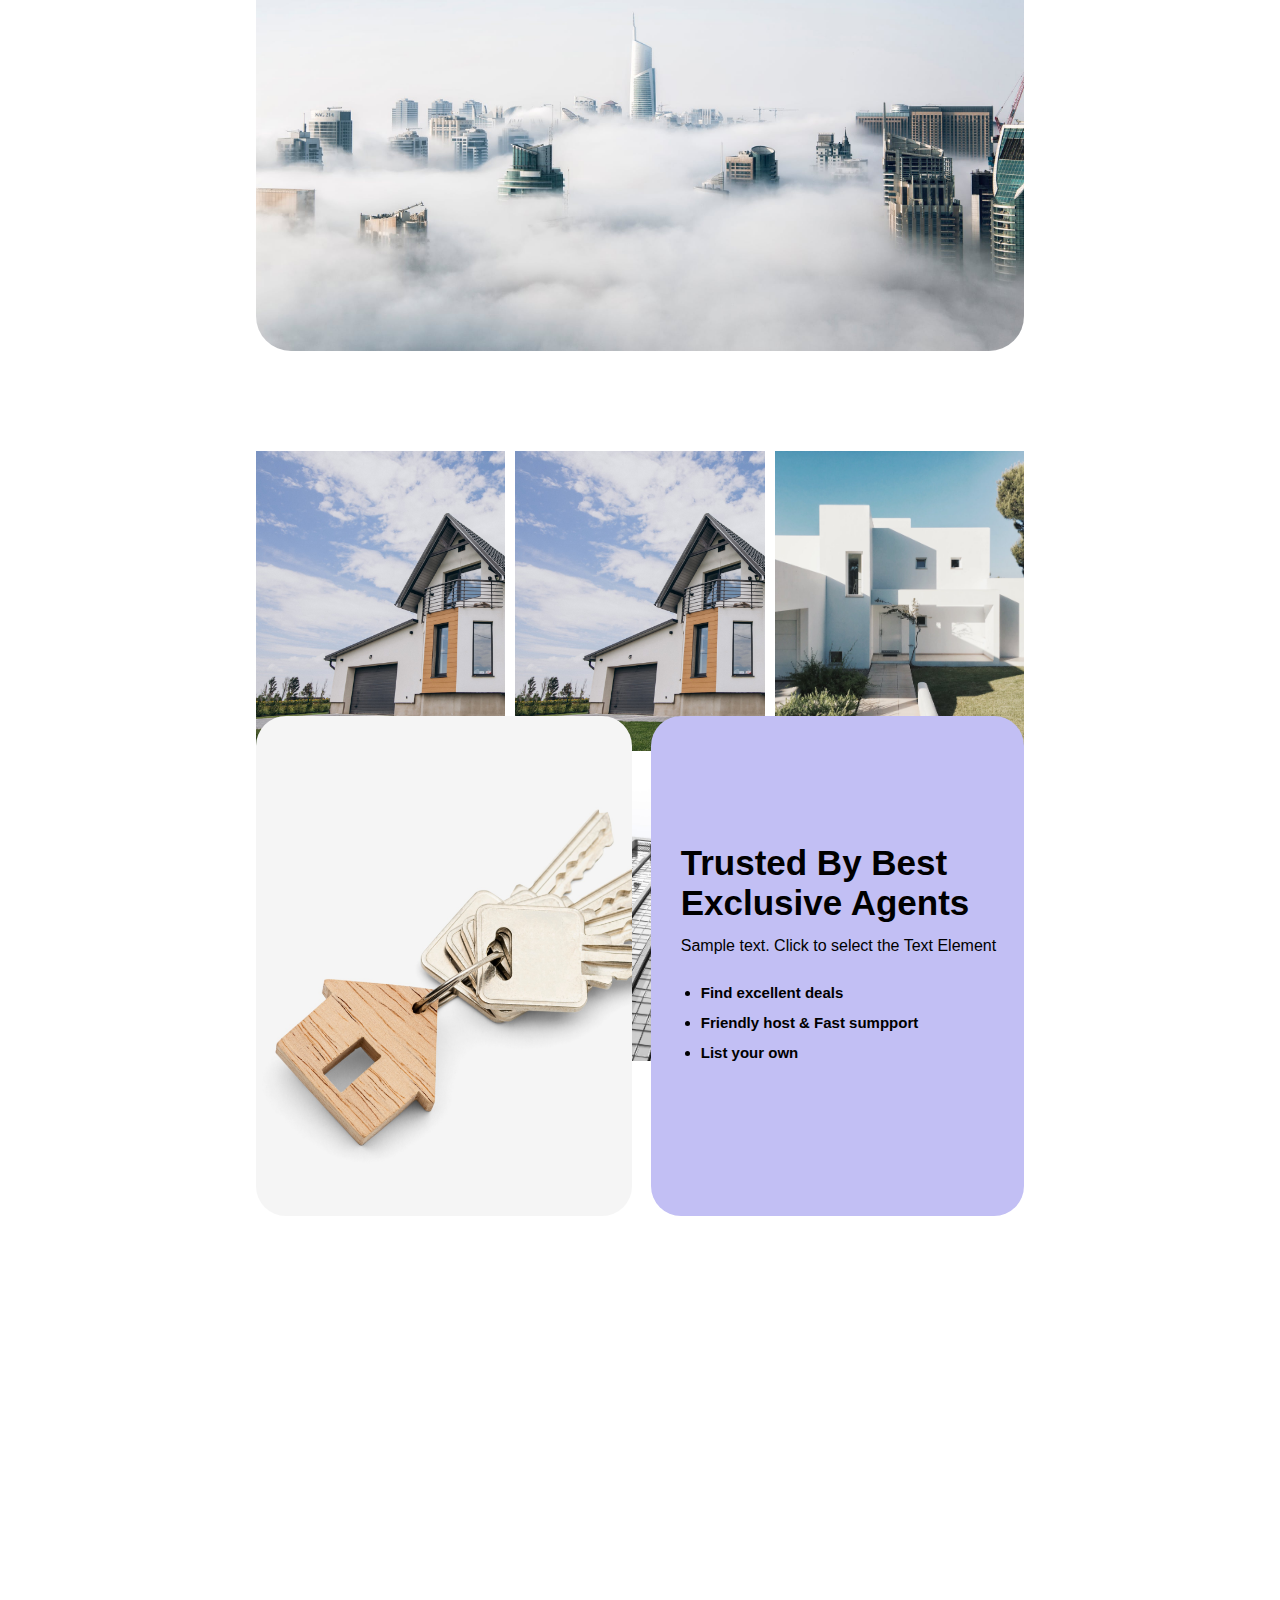
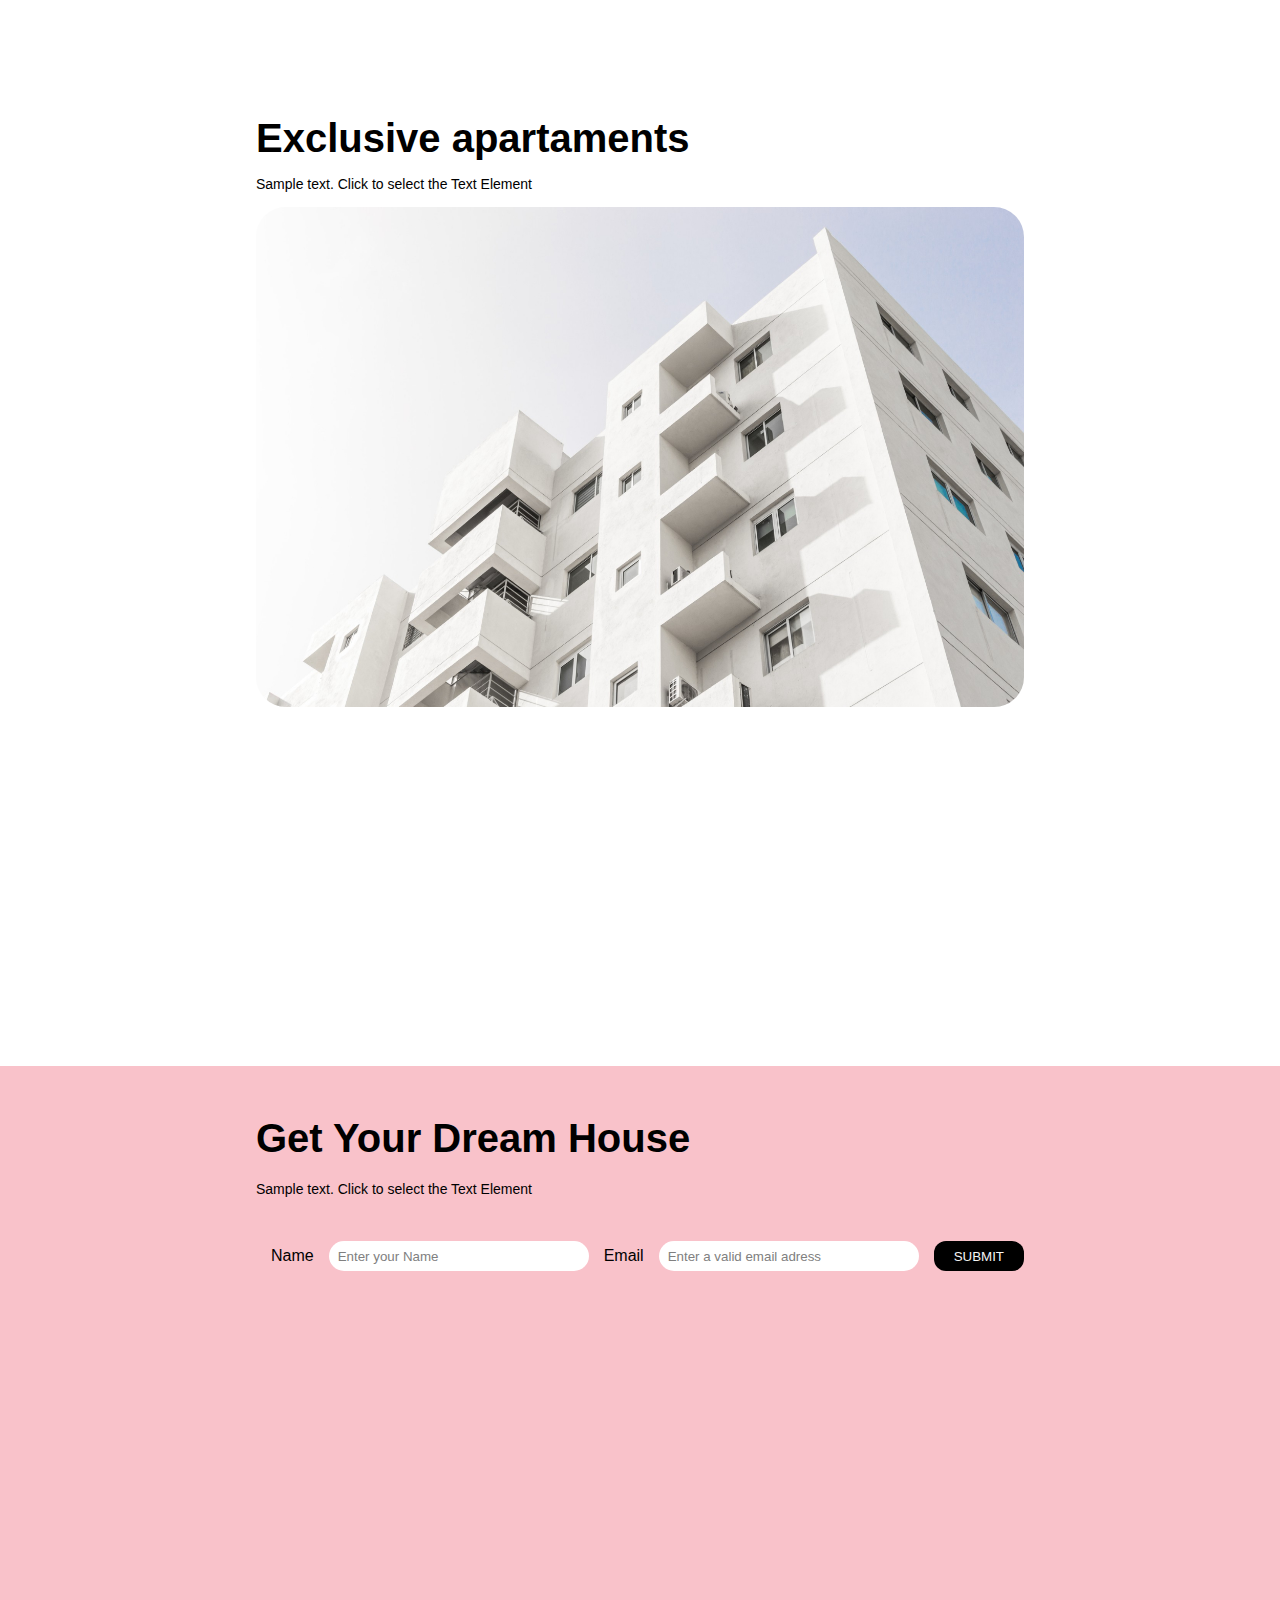
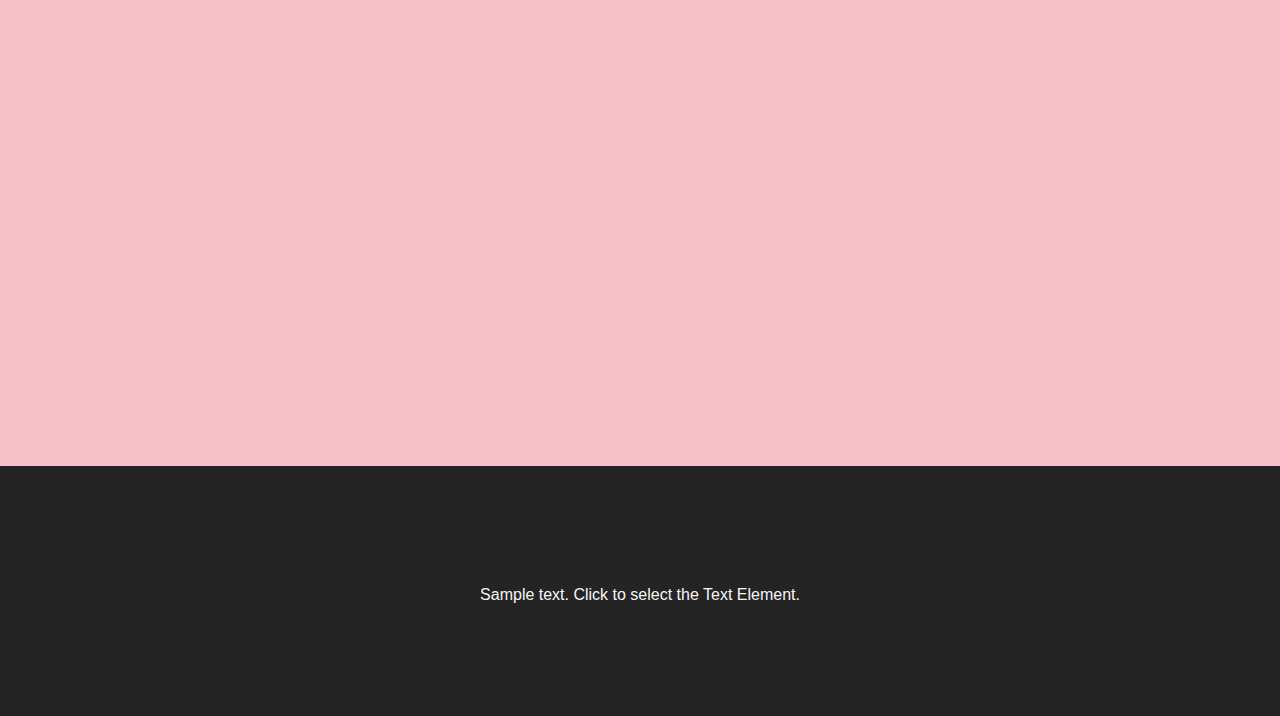
<file: lab4a.html>
<html>
  <head>
    <link rel="stylesheet" href="./lab4a.css">
</head>
<body>
    <header>
        <div class="one">
            <div class="buttons-holder">
                <a href="" class="btn1">
                    <div class="buttons">Home</div>
                </a>
                <a href="" class="btn1">
                    <div class="buttons">Landing</div>
                </a>
                <a href="" class="btn1">
                    <div class="buttons">About</div>
                </a>
                <a href="" class="btn1">
                    <div class="buttons">Team</div>
                </a>
                <a href="" class="btn1">
                    <div class="buttons">Gallery</div>
                </a>
                <a href="" class="btn1">
                    <div class="buttons">Contact</div>
                </a>               
            </div>
        </div>
    </header>
    <div class="latest-projects">
        <div class="one">
            <div class="block1">
                <div class="text-holder">
                    <div class="block-title">Latest projects</div>
                    <div class="block-subtitle">Sample text. Click to select the Text Element.</div>
                    <div class="block-btn">
                        <input type="email" class="block-input" value="Enter a valid email adress" t>
                        <button class="submit">SUBMIT</button>
                    </div>
                </div>
            </div>
        </div>
    </div>
    <div class="countries">
        <div class="one">
         <div class="grid">
            <div class="grid-item">
                <div class="circle1"></div>
                <div class="countries-text">
                    <div class="countries-title">Paris</div>
                    <div class="countries-subtitle">10 property</div>
                </div>
            </div>
            <div class="grid-item">
                <div class="circle2"></div>
                <div class="countries-text">
                    <div class="countries-title">New York</div>
                    <div class="countries-subtitle">40 property</div>
                </div>
            </div>
            <div class="grid-item">
                <div class="circle3"></div>
                <div class="countries-text">
                    <div class="countries-title">Los Angeles</div>
                    <div class="countries-subtitle">34 property</div>
                </div>
            </div>
            <div class="grid-item">
                <div class="circle4"></div>
                <div class="countries-text">
                    <div class="countries-title">Chicago</div>
                    <div class="countries-subtitle">20 property</div>
                </div>
            </div>
            <div class="grid-item">
                <div class="circle5"></div>
                <div class="countries-text">
                    <div class="countries-title">Verona</div>
                    <div class="countries-subtitle">60 property</div>
                </div>
            </div>
            <div class="grid-item">
                <div class="circle6"></div>
                <div class="countries-text">
                    <div class="countries-title">Tokio</div>
                    <div class="countries-subtitle">56 property</div>
                </div>
            </div>
         </div>
        </div>
    </div>
    <div class="new-york">
        <div class="one">
            <div class="block2">
                <div class="new-york-text">
                    <div class="new-york-title"><b>New York</b></div>                   
                    <div class="new-york-subtitle">Sample text. Click to select the Text Element.</div>                   
                </div>
                <div class="new-york-img">
                    <img src="./picture4a/pexels-photo-325185.jpeg" class="image">
                </div>
            </div>
            <div class="block-grid">
                <div class="picture1"></div>
                <div class="picture2"></div>
                <div class="picture3"></div>
                <div class="picture4"></div>
                <div class="picture5"></div>
                <div class="picture6"></div>
            </div>
        </div>
    </div>
    <div class="section1">
        <div class="one">
            <div class="section1-holder">
                <div class="keys"></div>
                <div class="trusted-holder">
                    <div class="trusted-block">
                        <div class="keys-title">Trusted By Best <br> Exclusive Agents</div>
                        <div class="keys-subtitle">Sample text. Click to select the Text Element</div>
                        <ul>
                            <li class="list">Find excellent deals</li>
                            <li class="list">Friendly host & Fast sumpport</li>
                            <li class="list">List your own </li>
                        </ul>
                    </div>
                </div>
            </div>
        </div>
    </div>
    <div class="section2">
        <div class="one">
            <div class="exclusive-title"><b>Exclusive apartaments</b></div>
            <div class="exclusive-subtitle">Sample text. Click to select the Text Element</div>
            <div class="exclusive-picture"></div>
        </div>
    </div>
    <div class="section3">
        <div class="one">
            <div class="section3-text">
                <div class="dream-title"><b>Get Your Dream House</b></div>               
                <div class="dream-subtitle">Sample text. Click to select the Text Element</div>              
            </div>
            <div class="input-holder">
                <div class="name">Name</div>
                <input type="enter" class="input" value="Enter your Name">
                <div class="email">Email</div>
                <input type="enter" class="input" value="Enter a valid email adress">
                <button class="btn2">SUBMIT</button>
            </div>
        </div>
    </div>
    <footer class="last">
        <div class="one">
            <div class="footer">
                <div class="footer-text">Sample text. Click to select the Text Element.</div>
            </div>
        </div>
    </footer>
</body>


</html>
</file>
<file: lab3.css>
body {
    background: url(./picture_3/FFTablet_1100x.progressive.webp);   
    background-size: cover;
    background-repeat: no-repeat;
    background-position: center;
    height: 100vh;
    margin: 0;
}

.header-box {
    display: flex;
    align-items: center;
    padding: 20px;
}

.href-list {
    display: flex;
}

.minibox {
    font-family:'Gill Sans', 'Gill Sans MT', Calibri, 'Trebuchet MS', sans-serif;
    color: whitesmoke;
    font-size: 17px;
    font-weight: 600;
    padding-right: 20px;
}

.button {
    color: whitesmoke;
    border: 1.3px solid whitesmoke;
    margin-left: auto;
    padding: 13px 30px;
}

.start-project{
    color: whitesmoke;
    text-decoration: none;
}

.text-box {
    color: whitesmoke;
    text-decoration: none;
}

.logo {
    background-image: url(./picture_3/logo.svg);
    background-position: center;
    background-repeat: no-repeat;
    width: 50px;
    height: 50px;
    margin: auto;
}

.maintext {
    text-align: center;
    color: whitesmoke;
    font-size: 173px;
}

.undertext {
    text-align: center;
    font-family:'Gill Sans', 'Gill Sans MT', Calibri, 'Trebuchet MS', sans-serif;
    color: whitesmoke;
    font-size: 22px;
}

footer {
    display: flex;
    align-items: center;
    justify-content: space-between;
    margin-top: 15%;
    padding: 55px;
}

.text {
    font-size: 23px;
    color: whitesmoke;
}

.logo2 {
    background-image: url(./picture_3/home-hero-emblems.png);
    width: 300px;
    height: 170px;
    background-size: cover;
    background-position: center;
    background-repeat: no-repeat;
}

@media screen and (max-width: 1210px) {
    .maintext {
        display: none;
    }
    .href-list{
        margin-left: auto;
    }
    .button {
        display: none;
    }
    .logo {
        display: none;
    }
    footer {
        margin-top: 0;
        flex-direction: column;
    }
    .text {
        text-align: center;
    }
    .logo2 {
        margin-top: 35%;
        width: 175px;
        height: 100px;
    }
}
</file>
<file: lab3a.css>
:root {
    --bg-color: #4551dd;
    --circle-bg-yellow: #d09603;
    --animation-duration-start: 1s;
   }
   
   body {
    margin: 0;
    background-color: var(--bg-color);
   }
   
   .flex-end {
    display: flex;
    align-items: end;
   }
   
   .container {
    box-sizing: border-box;
    width:60%;
    margin: auto;
    height: 800px;
    position: relative;
   }
   .background-circle {
    background-image: url('./picture3a/2.jpg');
    background-position: center;
    background-size: cover;
    border-radius: 50%;
    width:80%;
    aspect-ratio: 1/1;
    position: absolute;
    z-index: -1;
    top: 80px;
   
    animation: background-circle-appears var(--animation-duration-start);
   }
   
   @keyframes background-circle-appears {
     0%{
      opacity: 0.5;
      transform: translateX(-100%);
     }
   
     100%{
      opacity: 1;
      transform: translateX(0);
     }
   }
   
   .lessons-practice {
    box-sizing: border-box;
    padding: 30px 20px;
    padding-left: 60px;
    border-radius: 20px;
    background-color: var(--bg-color);
    color: whitesmoke;
    font-size: 50px;
    font-family:Impact, Haettenschweiler, 'Arial Narrow Bold', sans-serif;
   
    animation: appears-left var(--animation-duration-start);
   }
   
   @keyframes appears-left {
    0%{
     opacity: 0;
     transform: translateX(100%);
    }
   
    100% {
     opacity: 1;
     transform: translateX(0);
    }
   }
   
   .section {
    width: 60%;
    margin-left: auto;
   }
   
   .section .grid {
    display: grid;
    grid-template-columns: repeat(3, 1fr);
    grid-template-rows: auto;
    row-gap: 20px;
    column-gap: 20px;
    margin-top: 10px;
   
   }
   
   @keyframes grid-appear {
    0%{
     transform: scale(0)
    }
    100%{
     transform: scale(1)
    }
   }
   
   .section .grid .grid-item {
    background-color: whitesmoke;
    box-sizing: border-box;
    padding: 10px;
    width:100%;
    height: 100%;
    border-radius: 10px;
    -webkit-box-shadow: 10px 10px 19px -8px rgba(214,214,214,1);
    -moz-box-shadow: 10px 10px 19px -8px rgba(214,214,214,1);
    box-shadow: 10px 10px 19px -8px rgb(97, 97, 97);
    color: var(--bg-color);
    font-size: 20px;
    font-weight: bolder;
    
    display: flex;
    justify-content: center;
    align-items: center;
    flex-direction: column;
   
    animation: appears-left-item var(--animation-duration-start) ;
   }
   
   @keyframes appears-left-item {
    0%{
     opacity: 0;
     transform: scale(0) rotate(-180deg) translateY(-100%);
     transform-origin: left bottom;
    }
   
    100% {
     opacity: 1;
     transform: scale(1) rotate(0) translateY(0);
     transform-origin: center;
    }
   }
   
   
   .section .grid .grid-item>div {
    margin: 10px 0;
    
   }
   .section .grid .grid-item>div:first-child {
    width: 50%;
    aspect-ratio: 1/1;
    background-color: var(--circle-bg-yellow);
    border-radius: 50%;
   
    display: flex;
   }
   .text1{
    font-family: Arial, Helvetica, sans-serif;
   }

   .section .grid .grid-item img {
    width: 50%;
    height: 50%;
    margin: auto;
   }
   
   .title {
    font-size: 50px;
    color: whitesmoke;
    margin-top: 70px;
    margin-bottom: 20px;
    text-align: center;
    font-family:Impact, Haettenschweiler, 'Arial Narrow Bold', sans-serif;
   }
   
   .sub-title {
    padding-bottom: 40px;
    width:60%;
    margin: auto;
    font-size: 15px;
    color: whitesmoke;
    text-align: center;
    font-family: Arial, Helvetica, sans-serif;
   }
   
   .grid.section-2 {
    display: flex;
    grid-template-rows: auto;
    grid-template-columns: repeat(3,1fr);
    column-gap: 30px;
   }

   .section-2.grid .grid-item {
    width:100%;
    aspect-ratio: 1/1.5;
    padding: 20px;
    border-radius: 20px;
    box-sizing: border-box;
    background-color: white;
    -webkit-box-shadow: 10px 10px 19px -8px rgba(214,214,214,1);
    -moz-box-shadow: 10px 10px 19px -8px rgba(214,214,214,1);
    box-shadow: 10px 10px 19px -8px rgb(76, 76, 76);
   }

   .img {
    height: 73%;
    width: 100%;
    border-radius: 10px;
   }

   .img1 {
    height: 64%;
    width: 100%;
    border-radius: 10px;
   }

   .headersmall{
    font-size: 25px;
    margin-top: 5%;
    font-weight: bold;
    text-align: center;
    font-family: Arial, Helvetica, sans-serif;
    margin-bottom: 20px;
   }

   .textsmall{
    text-align: center;
    font-family: Arial, Helvetica, sans-serif;
   }

   .more{
    margin-top: 10%;
    text-align: center;
    font-size: larger;
    font-weight: lighter;
    text-decoration: underline navy;
   }
   .text_header{
    padding-top: 40px;
    padding-bottom: 20px;
    text-align: center;
    font-family: Impact, Haettenschweiler, 'Arial Narrow Bold', sans-serif;
    font-size: 40px;
    color:whitesmoke;
   }

   .small_text_header{
    font-family: Arial, Helvetica, sans-serif;
    padding-bottom: 40px;
    width:60%;
    margin: auto;
    font-size: 15px;
    color: whitesmoke;
    text-align: center;
   }

   .container2 {
    background: rgb(69,81,221);
    background: linear-gradient(0deg, rgba(69,81,221,1) 31%, rgba(248,176,1,1) 31%, rgba(248,176,1,1) 65%, rgba(69,81,221,1) 60%);
    box-sizing: border-box;
    width:100%;
    margin: auto;
    height: 735px;
    position: relative;
   }
   .mini_container{
    box-sizing: border-box;
    width: 91%;
    margin: auto;
    height: 800px;
    position: relative;
   }

   .grid2{
    display: grid;
    grid-template-columns: repeat(3, 1fr);
    grid-template-rows: auto;
    row-gap: 55px;
    width: 65%;
    margin: auto;
    column-gap: 30px;
  }
   .grid-item2{
    background-color: whitesmoke;
    box-sizing: border-box;
    padding: 15px;
    width:100%;
    height: 100%;
    border-radius: 10px;
    -webkit-box-shadow: 10px 10px 19px -8px rgba(214,214,214,1);
    -moz-box-shadow: 10px 10px 19px -8px rgba(214,214,214,1);
    box-shadow: 10px 10px 19px -8px rgb(105, 105, 105);
   }

   .grid_header2{
    font-family: Impact, Haettenschweiler, 'Arial Narrow Bold', sans-serif;
    color:#4551dd;
    font-size: 20px;
    padding-bottom: 5px;
   }
   .grid-text2{
    font-family: Arial, Helvetica, sans-serif;
    color: dimgray;
   }
   .container3{
    position: relative;
    margin: auto;
    height: 350px;
    box-sizing: border-box;
    width: 60%;
   }
   .grid3{
    float: left;
    display: grid;
    grid-template-columns: repeat(2, 1fr);
    grid-template-rows: auto;
    row-gap: 45px;
    width: 48%;
   }
   .grid-header3{
    font-family: Impact, Haettenschweiler, 'Arial Narrow Bold', sans-serif;
    color:#ffffff;
    font-size: 50px;
    padding-bottom: 5px;
    text-align: center;
   }
   .grid-text3{
    font-family: Arial, Helvetica, sans-serif;
    color: rgb(255, 255, 255);
    font-size: 20px;
    text-align: center;
   }
   .textright{
    font-family: Arial;
    font-style: bold;
    font-size: 35px;
    color: rgb(255, 255, 255);
    padding-top: 30px;
    
   }
   .textrightsmall{
    color:rgb(255, 255, 255);
    font-family: Arial, Helvetica, sans-serif;
    padding-top: 10px;
    padding-bottom: 20px;
   }
   .yellow-button3{
    background-color: #d09603;
    font-size: 20px;
    color: var(--bg-color);
    font-weight: lighter;
    margin-right: 31%;
    margin-left: 48%;
    border-radius: 35px;
    height: 10%;
    }
    .learnmore3{
    font-weight: normal;
    font-size: 25px;
    margin-left: 17%;
    margin-top: 2%;
    font-family: Arial, Helvetica, sans-serif;
    padding-top: 4px;
    }  
    .background1{
      height: 100%;
      width: 100%;
      background: rgb(69,81,221);
      background: linear-gradient(180deg, rgba(69,81,221,1) 44%, rgba(245,245,245,1) 44%);
    }
   .background-circle1 {
   background-image: url('./picture3a/3.jpg');
   background-position: center;
   background-size: cover;
   border-radius: 50%;
   width: 55%;
   aspect-ratio: 1/1;
   position: absolute;
   z-index: 1;
   top: 45px;
   margin-left: 30%;
   }
   .section1 {
   width: 49%;
   z-index: 2;
   }
  .ourmission {
   font-family: Arial, Helvetica, sans-serif;
   box-sizing: border-box;
   padding: 30px 20px;
   border-radius: 20px;
   background-color: whitesmoke;
   color: black;
   font-size: 50px;
   font-weight: 600;
   height: 57%;
  }
  .textourmission{
  font-size: 23px;
  font-weight: normal;
  color: grey;
  padding-top: 3%;
  padding-bottom: 10%;
  font-family: Arial, Helvetica, sans-serif;
  }
  .yellow-button1{
  background-color:#d09603;
  font-size: 20px;
  color: var(--bg-color);
  font-weight: lighter;
  margin-right: 50%;
  border-radius: 35px;
  height: 20%;
  }
    
  .learnmore1{
  font-weight: normal;
  font-size: 25px;
  margin-left: 19%;
  margin-top: 2%;
  padding-top: 12px;
  
  }  
  .container-a {
    box-sizing: border-box;
    width: 60%;
    margin: auto;
    height: 580px;
    position: relative;
}
.flex-end-a {
  display: flex;
  align-items: end;}

  .container4 {
    background-color: whitesmoke;
    box-sizing: border-box;
    width: 100%;
    margin: auto;
    height: 726px;
    position: relative;
    padding-top: 8%;}

   
   .grid4{
    display: grid;
    grid-template-columns: repeat(3, 1fr);
    grid-template-rows: auto;
    row-gap: 55px;
    width: 65%; 
    margin: auto;
    }
  .grid-item1-a{
  background-color: whitesmoke;
  box-sizing: border-box;
  padding: 10px;
  width: 95%;
  height: 115%;
  border-radius: 10px;
  
  color: var(--bg-color);
  
  justify-content: center;
  flex-direction: column;
  }
   
  .grid-item3-a{
  background-color: whitesmoke;
  box-sizing: border-box;
  padding: 10px;
  width: 95%;
  height: 115%;
  border-radius: 10px;
  
  color: var(--bg-color);
  
  justify-content: center;
  flex-direction: column;
  }
  .grid-item4-a{
  background-color: whitesmoke;
  box-sizing: border-box;
  padding: 10px;
  width: 95%;
  height: 115%;
  border-radius: 10px;
  
  color: var(--bg-color);
  
  justify-content: center;
  flex-direction: column;
  }
  
  .grid-item6-a{
  background-color: whitesmoke;
  box-sizing: border-box;
  padding: 10px;
  width: 95%;
  height: 115%;
  border-radius: 10px;
  
  color: var(--bg-color);
  
  justify-content: center;
  flex-direction: column;
  }

  .grid-item7-a{
  background-color: whitesmoke;
  box-sizing: border-box;
  padding: 10px;
  width: 95%;
  height: 115%;
  border-radius: 10px;
  
  color: var(--bg-color);
  
  justify-content: center;
  flex-direction: column;
  }
   
  .grid-item9-a{
  background-color: whitesmoke;
  box-sizing: border-box;
  padding: 10px;
  width: 95%;
  height: 115%;
  border-radius: 10px;
  
  color: var(--bg-color);
  
  justify-content: center;
  flex-direction: column;
  }
  .grid-header1{
  text-align: right;
  font-size: 25px;
  font-weight: bolder;
  } 
  .grid-text1{
  text-align: right;
  color: grey;
  font-size: 16px;
  font-weight: lighter;
  }
  .grid-text{
    text-align: left;
    color: grey;
    font-size: 16px;
    font-weight: lighter;
    }
  .grid-image-a{
   background-position: center;
   background-size: cover;
   border-radius: 50%;
   width:7%;
   aspect-ratio: 1/1;
   position: absolute;
   margin-left: 5%;
   border-color:#d09603;
   border-radius: 50% 50% 50% 50%;
   border-style: solid;
   border-width: 5px;
   overflow: hidden;
  }

   .grid-image-b{
   background-position: center;
   background-size: cover;
   border-radius: 50%;
   width:7%;
   aspect-ratio: 1/1;
   position: absolute;
   margin-left: 5%;
   border-color: #d09603;
   border-radius: 50% 50% 50% 50%;
   border-style: solid;
   border-width: 5px;
   overflow: hidden;
  }

.grid-image-c{
  background-position: center;
  background-size: cover;
  border-radius: 50%;
  width:7%;
  aspect-ratio: 1/1;
  position: absolute;
  margin-left: 5%;
  border-color: #d09603;
  border-radius: 50% 50% 50% 50%;
  border-style: solid;
  border-width: 5px;
  overflow: hidden;
  }
  .grid-header {
  color:#4551dd;
  font-family: Arial, Helvetica, sans-serif;
  text-align: left;
  font-size: 25px;
  font-weight: bolder;}
.grid-header1 {
  font-family: Arial, Helvetica, sans-serif;
  text-align: right;
  font-size: 25px;
  font-weight: bolder;}
  .container-b {
    box-sizing: border-box;
    width: 60%;
    margin-left: 15%;
    height: 800px;
    position: relative;
    padding-top: 11%;
    padding-bottom: 45%;
}
.grid-image{
  padding-left: 25px;
}
.background-circle-b {
  background-image: url('./picture3a/444.jpg');
  background-position: center;
  background-size: cover;
  border-radius: 50%;
  width:30%;
  aspect-ratio: 1/1;
  position: absolute;
  z-index: 1;
  margin-left: 41%;
  }

  .section-b {
  padding-top: 18%;
  width: 110%;
  z-index: -1;
  } 

  .text-b {
  font-family: Arial, Helvetica, sans-serif;
  background-color: whitesmoke;
  font-size: 30px;
  -webkit-box-shadow: 10px 10px 19px -8px rgba(214,214,214,1);
  -moz-box-shadow: 10px 10px 19px -8px rgba(214,214,214,1);
  box-shadow: 10px 10px 19px -8px rgb(105, 105, 105);
  font-weight: bolder;
  color: var(--bg-color);
  padding-top: 15%;
  padding-bottom: 15%;
  border-radius: 25px;
  text-align: center;
  height: 80px;
  padding-left: 45px;
  padding-right: 45px;
  }

  .footer-text{
    padding-top: 20px;
    font-family: Arial, Helvetica, sans-serif;
    text-align: center;
    color: whitesmoke;
    font-weight: normal;
    font-size: 20px;
  }
  .container5 {
  box-sizing: border-box;
  margin: auto;
  height: 110%;
  position: relative;
  background-color: whitesmoke;
  padding-top: 5%;
   }
  .ending{
  display: flex;
  }
  .big-image{
  height: 73%;
  width: 48%;
  }
.end-header{
 font-family: Impact, Haettenschweiler, 'Arial Narrow Bold', sans-serif;
 margin-left: 3%;
 font-size: 35px;
 font-weight: bolder;
 text-align: center;
 }
 .container-c {
  font-family: Arial, Helvetica, sans-serif;
  border-radius: 5px;
  background-color: #f2f2f2;
  padding: 20px;
  }

  input[type=text], select, textarea {
    width: 100%;
    padding: 12px;
    border-radius: 4px;
    box-sizing: border-box;
    margin-top: 7px;
    margin-bottom: 17px;
    border: 1px solid #ccc;
    resize: vertical;}

  .ending {
      width: 951px;
      margin: auto;
  }
  .grid.section-5 {
    display: grid;
    grid-template-rows: auto;
    grid-template-columns: repeat(3,1fr);
    column-gap: 30px;
    padding-top: 3%;
    }

  .grid-item10{
    background-color: var(--bg-color);
    justify-content: center;
    flex-direction: column;
    box-sizing: border-box;
    padding: 23px;
    border-radius: 10px;
    margin-left: 10%;
    margin-right: 10%;
    color: whitesmoke;
    }
    .headersmall-5{
      font-family: Arial, Helvetica, sans-serif;
      font-size: 25px;
      font-weight: bolder;
    }
    .textsmall-5{
      font-family: Arial, Helvetica, sans-serif;
      padding-top: 2%;
    }
</file>
<file: lab4.css>
body {
  margin: 0;
  background-color: rgb(209, 204, 204);
}

.main-header {
  background-image: url(./picture_4/Main.jpg);
  height: 80vh;
  background-position: center;
}

.text-page1 {
  display: flex;
  justify-content: right;
}

.main-title {
  margin-top: 60px;
  margin-right: 70px;
  font-size: 37px;
  color: whitesmoke;
  font-family: "Lucida Sans", "Lucida Sans Regular", "Lucida Grande",
    "Lucida Sans Unicode", Geneva, Verdana, sans-serif;
  font-weight: 700;
  position: relative;
  padding-right: 40px;
}

.main-title::after {
  position: absolute;
  content: "";
  height: 420px;
  width: 10px;
  background-color: rgb(237, 190, 78);
  top: 0;
  left: 100%;
}

.sub-title{
  margin-top: 60px;
  margin-right: 90px;
  color: gray;
  font-family: "Trebuchet MS", "Lucida Sans Unicode", "Lucida Grande",
    "Lucida Sans", Arial, sans-serif;
}


.href-click {
  background-color: rgb(237, 190, 78);
  text-decoration: none;
  font-family: "Gill Sans", "Gill Sans MT", Calibri, "Trebuchet MS", sans-serif;
  font-size: 13px;
  padding: 10px 33px;
  border-radius: 10px;
  color: black;

  transition: 0.3s;
}

.href-click:hover {
  background-color: rgb(199, 153, 44);
}

.button {
  margin-top: 100px;
}

.cards {
  margin-bottom: 40px;

}

.cards-holder {
  display: flex;
  justify-content: space-between;
}

.card-image {
  display: flex;
  justify-content: center;
}

.card-img {
  width: 40px;
  height: 40px;
  padding: 20px;
  margin-top: 5px;
}
.menu-bth {
  height: 38px;
  width: 38px;
}

.title-card {
  margin-top: 15px;
  display: flex;
  justify-content: center;
  margin-bottom: 20px;
  font-family: Arial, Helvetica, sans-serif;
  font-weight: 600;
  font-size: 17px;
}

.img-circle {
  display: flex;
  justify-content: center;
  width: 90px;
  height: 90px;

  background-color: orange;
  border-radius: 50%;

  margin-top: 20px;
}

.cards-text {
  display: flex;
  justify-content: center;
  text-align: center;
  color: gray;
  font-family: Cambria, Cochin, Georgia, Times, "Times New Roman", serif;
  margin-bottom: 30px;
}

.card {
  background-color: whitesmoke;
  margin-top: -30px;
  width: 345px;
  box-shadow: 10px 10px 40px 20px rgb(64, 63, 63);
  margin: auto;
}

.section {
  background-color: rgb(237, 190, 78);
  width: 100%;
  height: 80vh;
  margin-bottom: 100px;
}

.center-block {
  width: 60%;
  height: 100%;
  margin: auto;
}

.block-card {
  background-color: whitesmoke;
  padding: 23px;
  margin-top: 0px;
  position: relative;
  width: fit-content;
  z-index: 5;
  left: 70%;
  top: -10%;
  -webkit-box-shadow: -12px -12px 43px -36px rgba(0, 0, 0, 0.75);
  -moz-box-shadow: -12px -12px 43px -36px rgba(0, 0, 0, 0.75);
  box-shadow: -12px -12px 43px -36px rgba(0, 0, 0, 0.75);
}

.title {
  margin-bottom: 50px;
  font-size: 35px;
  font-weight: 800;
  font-family: "Segoe UI", Tahoma, Geneva, Verdana, sans-serif;
}

.sub-title {
  color: gray;
}

.butt1 {
  margin-top: 60px;
  margin-bottom: 20px;
}

.block-img {
  display: flex;
  z-index: 1;
  position: absolute;
  margin-right: 190px;
  padding: 90px;
  margin-top: 70px;
}

.img {
  width: 700px;
}

.circle1 {
  width: 180px;
  height: 180px;
  background-color: gray;
  border-radius: 50%;
  position: absolute;
  margin-left: -365px;
  margin-top: 62px;
  z-index: 3;
  margin: 0;
  top: 75%;
  left: -15%;
}

.circle2 {
  width: 150px;
  height: 150px;
  background-color: gray;
  border-radius: 50%;
  position: absolute;
  margin-left: -1050px;
  margin-top: 470px;
  background: repeating-linear-gradient(
    rgb(237, 190, 78),
    rgb(237, 190, 78) 15px,
    rgb(187, 186, 186) 15px,
    rgb(255, 255, 255) 15px
  );
}

.grid {
  display: grid;
  grid-template-columns: repeat(2, 1fr); 
  grid-template-rows: repeat(2, 1fr); 
  grid-gap: 30px; 
  padding: 70px;
}

.grid-item {
  display: flex;
  background-color: white;
  padding: 20px;
  text-align: center;
  text-align: left;
  -webkit-box-shadow: 0px 0px 39px -25px rgb(0, 0, 0, 0);
  -moz-box-shadow: 0px 0px 39px -25px rgb(0, 0, 0, 0);
  box-shadow: 0px 0px 39px -25px rgb(0, 0, 0, 0);
}

.text {
  color: gray;
  font-family: "Gill Sans", "Gill Sans MT", Calibri, "Trebuchet MS", sans-serif;
  font-size: 18px;
}

.img-holder {
  width: 80%;
  height: 50%;
  margin: auto;
  z-index: 4;
  position: relative;
  top: 20%;
}

.img1 {
  width: 100%;
  height: 100%;
  background: url(./picture_4/ffff_9.jpg);
  background-size: cover;
  background-position: center;
  position: absolute;
  z-index: 4;
}

.squer{
  margin-right: 15px;
  width: 40px;
  height: 80px;
  background-color: orange;
}

.section1 {
  margin-bottom: 100px;
}

.gallery {
  margin-bottom: 100px;
}

.gallery-card {
  background-color: #fff;
  padding: 23px;
  margin-top: 0px;
  position: relative;
  width: fit-content;
  z-index: 5;
  margin: auto;
  -webkit-box-shadow: 0px 0px 39px -25px rgba(0, 0, 0, 0);
  -moz-box-shadow: 0px 0px 39px -25px rgba(0, 0, 0, 0);
  box-shadow: 0px 0px 39px -25px rgba(0, 0, 0, 0);
}

.bth2 {
  padding: 16px;
  margin-top: 10%;
}

.gallery-title {
  padding: 16px;
  font-size: 35px;
  font-family: "Gill Sans", "Gill Sans MT", Calibri, "Trebuchet MS", sans-serif;
  font-weight: 800;
}

.gallery-sub {
  padding: 16px;
  color: gray;
  font-family: "Gill Sans", "Gill Sans MT", Calibri, "Trebuchet MS", sans-serif;
  font-size: 18px;
}

.gallery-holder {
  position: relative;
  z-index: 1;
  width: 100%;
}

.gal-img {
  width: 30%;
  margin-top: -200px;
  z-index: 2;
  position: absolute;
}

.gal-img1 {
  width: 50%;
  margin-top: -100px;
  left: 420px;
  z-index: 2;
  position: absolute;
}

.gal-img2 {
  width: 30%;
  position: absolute;
  z-index: 3;
  margin-top: 20%;
  left: 25%;
}
.gal-img3 {
  width: 30%;
  position: absolute;
  z-index: 3;
  margin-top: 40%;
  left: 60%;
}

.text1 {
  width: 40%;
  margin-top: 55%;
  position: absolute;
  padding: 3%;
  color: gray;
}

.text1::before {
  position: absolute;
  content: "";
  height: 130px;
  width: 7px;
  background-color: gray;
  top: 8%;
  right: 100%;
}

.section2 {
  margin-top: 800px;
  background-color: orange;
  width: 100%;
  height: 80vh;
}

.holder {
  padding: 50px;
  padding-right: 160px;
}

.vip-holder {
  display: flex;
  justify-content: right;
  padding-top: 15%;
}

.brant-text {
  display: inline-block;
  background-color: #fff;
  padding: 30px;
  z-index: 3;
  box-shadow: 0px 0px 31px 0px rgba(0, 0, 0, 0);
  -webkit-box-shadow: 0px 0px 31px 0px rgba(0, 0, 0, 0);
  -moz-box-shadow: 0px 0px 31px 0px rgba(0, 0, 0, 0);
}

.vip-title{
  font-size: 40px;
  padding-bottom: 20px;
  font-family: "Gill Sans", "Gill Sans MT", Calibri, "Trebuchet MS", sans-serif;
  font-weight: 900;
}

.bth3 {
  padding-top: 20px;
  padding-bottom: 6px;
  margin-top: 10%;
}

.vip-sheet {
  font-family: "Segoe UI", Tahoma, Geneva, Verdana, sans-serif;
  color: gray;
}

.block {
  background-color: rgb(220 220 220);
  width: 490px;
  height: 250px;
  position: absolute;
  margin-top: 250px;
  margin-right: -45px;
  z-index: 2;
}

.circle3 {
  background-color: whitesmoke;
  width: 150px;
  height: 150px;
  border-radius: 50%;
  z-index: 2;
  position: absolute;
  margin-top: -70px;
  margin-right: -70px;
}

.img2 {
  background-color: whitesmoke;
  width: 400px;
  height: 500px;
  position: absolute;
  z-index: 2;
  margin-top: -70px;
  margin-right: 300px;

  background-image: url(./picture_4/pillow_5.webp);
  background-position: center;
  background-size: cover;
}

.circle4 {
  width: 150px;
  height: 150px;
  background-color: whitesmoke;
  border-radius: 50%;
  position: absolute;
  margin-left: -1050px;
  margin-top: 470px;
  transform: rotate(-45deg);
  background: repeating-linear-gradient(
    rgba(255, 166, 0, 0),
    rgba(255, 166, 0, 0) 15px,
    rgba(255, 255, 255, 1) 15px,
    rgba(255, 255, 255, 1) 25px
  );
}

.section3 {
  background-color: rgb(199, 199, 199);
  width: 100%;
  height: 115vh;
}

.cozy-kitchen {
  display: flex;
  padding-top: 40%;
  padding-left: 20%;
}

.cozy-holder {
  background-color: #fff;
  display: inline-block;
  height: 100%;
  padding: 30px;
  z-index: 4;
  box-shadow: 0px 0px 31px 0px rgba(0, 0, 0, 0.75);
  -webkit-box-shadow: 0px 0px 31px 0px rgba(0, 0, 0, 0.75);
  -moz-box-shadow: 0px 0px 31px 0px rgba(0, 0, 0, 0.75);
}

.cozy-title {
  font-size: 35px;
  font-family: 'Gill Sans', 'Gill Sans MT', Calibri, 'Trebuchet MS', sans-serif;
  font-weight: 700;
  padding-bottom: 20px;
}

.cozy-desc {
  font-family: 'Segoe UI', Tahoma, Geneva, Verdana, sans-serif;
  color: gray;
}

.block1 {
  background-color: #666161;
  width: 450px;
  height: 230px;
  position: absolute;
  z-index: 2;
  margin-top: -285px;
  margin-left: -131px;
  background-image: url(./picture_4/fgfg_1.jpg);
  background-position: center;
  background-size: cover;
}

.block2 {
  background-color: gray;
  width: 540px;
  height: 460px;
  position: absolute;
  z-index: 1;
  margin-top: -230px;
  margin-left: 244px;
  background-image: url(./picture_4/gggg_7.jpg);
  background-position: center;
  background-size: cover;
}

.block3 {
  background-color: gray;
  position: absolute;
  width: 400px;
  height: 250px;
  z-index: 3;
  margin-top: 200px;
  margin-left: -160px;
  background-image: url(./picture_4/fgfg_1.jpg);
  background-position: center;
  background-size: cover;
}

.block4 {
  background-color: grey;
  width: 250px;
  height: 330px;
  position: absolute;
  z-index: 2;
  margin-top: 280px;
  margin-left: 400px;
  background-image: url(./picture_4/ffff_9.jpg);
  background-position: center;
  background-size: cover;
}

.section4 {
  background-color: orange;
  height: 62vh;
}

.contact-holder {
  display: flex;
  justify-content: right;
}

.holder1 {
  display: inline-block;
  background-color: whitesmoke;
  padding: 50px 90px 50px 90px ;
  margin-top: 30px;
  box-shadow: 0px 0px 31px 0px rgba(0, 0, 0, 0);
  -webkit-box-shadow: 0px 0px 31px 0px rgba(0, 0, 0, 0);
  -moz-box-shadow: 0px 0px 31px 0px rgba(0, 0, 0, 0);
}

.contact-title {
  font-size: 35px;
  font-family: 'Gill Sans', 'Gill Sans MT', Calibri, 'Trebuchet MS', sans-serif;
  font-weight: 700;
  text-align: center;
  padding-bottom: 25px;
}

.name {
  width: 370px;
  border: 0;
  background-color: rgb(216, 216, 216);
  padding: 10px;
}

.email {
  width: 370px;
  border: 0;
  background-color: rgb(216, 216, 216) ;
  padding: 10px;
}

.textarea {
  width: 384px;
  border: 0;
  background-color: rgb(216, 216, 216);
  resize: none;
}

.bth4 {
  padding-top: 20px;
}

.button4 {
  background-color: rgb(232 184 70);
  text-decoration: none;
  font-family: "Gill Sans", "Gill Sans MT", Calibri, "Trebuchet MS", sans-serif;
  font-size: 13px;
  padding: 10px 156px;
  border: 0;

  color: black;

  transition: 0.3s;
}

.button4:hover {
  background-color: rgb(171, 136, 53);
}

.grid1 {
  display: grid;
  grid-template-columns: repeat(2, 1fr); 
  grid-template-rows: repeat(2, 1fr); 
  grid-gap: 30px; 
  padding: 70px;
  position: absolute;
  margin-right: 465px;
  margin-top: -10px;
}

.img4 {
  width: 70px;
}

.gitem1 {
  text-align: center;
  background-color: rgb(194, 191, 191);
  width: 170px;
  padding: 20px;

  box-shadow: 0px 0px 31px 0px rgba(0, 0, 0, 0);
  -webkit-box-shadow: 0px 0px 31px 0px rgba(0, 0, 0, 0);
  -moz-box-shadow: 0px 0px 31px 0px rgba(0, 0, 0, 0);
}

.title1 {
  font-size: 20px;
  font-family: 'Gill Sans', 'Gill Sans MT', Calibri, 'Trebuchet MS', sans-serif;
  padding-top: 10px;
  padding-bottom: 10px;
}

.sheet{
  font-family: 'Segoe UI', Tahoma, Geneva, Verdana, sans-serif;
}

.section-five {
  height: 10vh;
  background-color: rgb(45, 44, 44);
}

.last-string {
  display: flex;
  justify-content: center;
  padding-top: 35px;
  color: whitesmoke;
}
</file>
<file: lab4a.css>
body {
    margin: 0;
  }
  
  .one {
    width: 60%;
    height: 100%;
    margin: auto;
  }
  
  header {
    margin-bottom: 3%;
  }
  
  .buttons-holder {
    display: flex;
    width: 50%;
    justify-content: space-between;
    padding: 20px;
  }
  
  .btn1 {
    text-decoration: none;
    color: black;
    font-family: sans-serif;
    font-weight: 300;
    font-size: 15px;
    transition: 0.2s;
  }
  
  .btn1:hover {
    color: hsl(243, 100%, 22%);
  }
  
  .latest-projects {
    margin-bottom: 10%;
  }
  
  .block1 {
    height: 550px;
    background: linear-gradient(rgba(28, 28, 28, 0.267), rgba(61, 61, 61, 0.148)), url(./picture4a/la.jpeg);
    background-size: cover;
    background-position: center;
    border-radius: 30px;
    display: flex;
    align-items: center;
  }
  
  .text-holder {
    padding: 20px;
  }
  
  .block-title {
    color: whitesmoke;
    font-size: 55px;
    font-family: sans-serif;
    padding-bottom: 20px;
  }
  
  .block-subtitle {
    color: whitesmoke;
    font-family: sans-serif;
    font-size: 15px;
    padding-bottom: 35px;
    font-weight: 100;
  }
  
  .block-btn {
    display: flex;
    justify-content: space-around;
    align-items: center;
    background-color: whitesmoke;
    height: 60px;
    border-radius: 15px;
  }
  
  .block-input {
    border: 0;
    background-color: whitesmoke;
    border-radius: 12px;
    height: 50%;
    width: 70%;
    color: gray;
    padding-left: 9px;
  }
  
  .submit {
    border: 0;
    background-color: black;
    color: whitesmoke;
    border-radius: 12px;
    height: 50%;
    font-size: 11px;
    padding-left: 10px;
    padding-right: 10px;
    width: 20%;
    transition: 0.3s;
  }
  
  .submit:hover {
    background-color: hsl(243, 100%, 22%);
  }
  
  .countries {
    background-color: rgb(247, 198, 205);
  }
  
  .grid {
    display: grid;
    grid-template-columns: repeat(3, 1fr);
    grid-template-rows: repeat(2, 1fr);
    grid-row-gap: 50px;
    padding-top: 80px;
    padding-bottom: 80px;
  }
  
  .circle1 {
    display: flex;
    justify-content: center;
    align-items: center;
    width: 130px;
    height: 130px;
    background-image: url(./picture4a/paris.jpeg);
    background-position: center;
    background-size: cover;
    border-radius: 50%;
    margin: auto;
    margin-bottom: 15px;
  }
  .circle2 {
    display: flex;
    justify-content: center;
    align-items: center;
    width: 130px;
    height: 130px;
    background-image: url(./picture4a/pexels-photo-325185.jpeg);
    background-position: center;
    background-size: cover;
    border-radius: 50%;
    margin: auto;
    margin-bottom: 15px;
  }
  .circle3 {
    display: flex;
    justify-content: center;
    align-items: center;
    width: 130px;
    height: 130px;
    background-image: url(./picture4a/la.jpeg);
    background-position: center;
    background-size: cover;
    border-radius: 50%;
    margin: auto;
    margin-bottom: 15px;
  }
  .circle4 {
    display: flex;
    justify-content: center;
    align-items: center;
    width: 130px;
    height: 130px;
    background-image: url(./picture4a/pexels-photo-1029615.jpeg);
    background-position: center;
    background-size: cover;
    border-radius: 50%;
    margin: auto;
    margin-bottom: 15px;
  }
  .circle5 {
    display: flex;
    justify-content: center;
    align-items: center;
    width: 130px;
    height: 130px;
    background-image: url(./picture4a/pexels-photo-2090651.jpeg);
    background-position: center;
    background-size: cover;
    border-radius: 50%;
    margin: auto;
    margin-bottom: 15px;
  }
  .circle6 {
    display: flex;
    justify-content: center;
    align-items: center;
    width: 130px;
    height: 130px;
    background-image: url(./picture4a/pexels-photo-1769369.jpeg);
    background-position: center;
    background-size: cover;
    border-radius: 50%;
    margin: auto;
    margin-bottom: 15px;
  }
  
  .countries-text {
    text-align: center;
  }
  
  .countries-title {
    font-size: 20px;
    font-family: sans-serif;
    margin-bottom: 12px;
    font-weight: 600;
  }
  
  .countries-subtitle {
    font-family: sans-serif;
    font-weight: 100;
  }

.new-york-title {
    font-size: 40px;
    font-family: sans-serif;
    padding-top: 50px;
  }
  
  .new-york-subtitle {
    padding-top: 20px;
    font-family: sans-serif;
    font-weight: 100;
  }
  
  .image {
    margin-top: 40px;
    width: 100%;
    border-radius: 35px;
    margin-bottom: 100px;
  }
  
  .new-york {
    margin-bottom: 150px;
  }
  
  .block-grid {
    display: grid;
    grid-template-columns: repeat(3, 1fr);
    grid-template-rows: repeat(2, 1fr);
    grid-gap: 10px;
  }
  
  .picture1 {
    width: 100%;
    height: 300px;
    margin: auto;
    background: url(./picture4a/house-isolated-field.jpg);
    background-size: cover;
  }
  .picture2 {
    width: 100%;
    height: 300px;
    margin: auto;
    background: url(./picture4a/house-isolated-field.jpg);
    background-size: cover;
  }
  .picture3 {
    width: 100%;
    height: 300px;
    margin: auto;
    background: url(./picture4a/la.jpeg);
    background-size: cover;
  }
  .picture4 {
    width: 100%;
    height: 300px;
    margin: auto;
    background: url(./picture4a/pexels-photo-1029615.jpeg);
    background-size: cover;
  }
  .picture5 {
    width: 100%;
    height: 300px;
    margin: auto;
    background: url(./picture4a/pexels-photo-3855622.jpeg);
    background-size: cover;
  }
  .picture6 {
    width: 100%;
    height: 300px;
    margin: auto;
    background: url(./picture4a/low-angle-shot-facade-white-modern-building-blue-clear-sky.jpg);
    background-size: cover;
  }
  
  .section1-holder {
    display: flex;
    position: relative;
  }
  
  .keys {
    width: 49%;
    height: 500px;
    background: url(./picture4a/wooden-keychain-white.jpg);
    background-size: cover;
    border-radius: 30px;
  }
  
  .trusted-holder {
    background-color: rgb(194, 191, 244);
    padding: 10px;
    width: 46%;
    border-radius: 30px;
    margin-left: auto;
    display: flex;
    align-items: center;
  }
  .keys-title {
    font-family: sans-serif;
    font-size: 35px;
    padding-bottom: 14px;
    font-weight: bold;
    padding-left: 20px;
  }
  
  .keys-subtitle {
    font-family: sans-serif;
    padding-bottom: 13px;
    font-weight: 100;
    padding-left: 20px;
  }
  
  .list {
    padding-bottom: 13px;
    font-weight: 900;
    font-family: sans-serif;
    font-size: 15px;
  }
  
  .section1 {
    padding-bottom: 100px;
  }
  
  .section2 {
    padding-bottom: 50px;
  }
  
  .exclusive-picture {
    width: 100%;
    height: 500px;
    background: url(./picture4a/low-angle-shot-facade-white-modern-building-blue-clear-sky.jpg);
    background-size: cover;
    border-radius: 30px;
  }
  
  .exclusive-title {
    font-size: 40px;
    font-family: sans-serif;
    padding-bottom: 15px;
  }
  
  .exclusive-subtitle {
    font-family: sans-serif;
    font-size: 14px;
    padding-bottom: 15px;
    font-weight: 100;
  }
  
  .section3 {
    background-color: rgb(249, 194, 202);
    padding-top: 50px;
    padding-bottom: 50px;
  }
  
  .dream-title {
    font-size: 40px;
    font-family: sans-serif;
    padding-bottom: 20px;
  }

  .dream-subtitle {
    font-family: sans-serif;
    font-size: 14px;
    padding-bottom: 15px;
    font-weight: 100;
 }
  
  .name {
    font-family: sans-serif;
    padding: 15px;
    font-weight: 100;
  }
  
  .email {
    font-family: sans-serif;
    padding: 15px;
    font-weight: 100;
  }
  
  .input-holder {
    display: flex;
    padding-top: 20px;
    justify-content: space-between;
    align-items: center;
  }
  
  .input {
    border: 0;
    width: 40%;
    height: 30px;
    border-radius: 15px;
    color: gray;
    padding-left: 9px;
  }
  
  .btn2 {
    border: 0;
    background-color: black;
    color: whitesmoke;
    height: 30px;
    border-radius: 12px;
    padding-left: 20px;
    padding-right: 20px;
    align-items: center;
    display: flex;
    margin-left: 15px;
  }

.btn2:hover {
    background-color: hsl(243, 100%, 22%);
 }
  
  .last {
    background-color: rgb(37, 36, 36);
    width: 100%;
    height: 250px;
  }
  
  .footer-text {
    padding-top: 120px;
    text-align: center;
    color: whitesmoke;
    font-family: sans-serif;
  }
</file>
